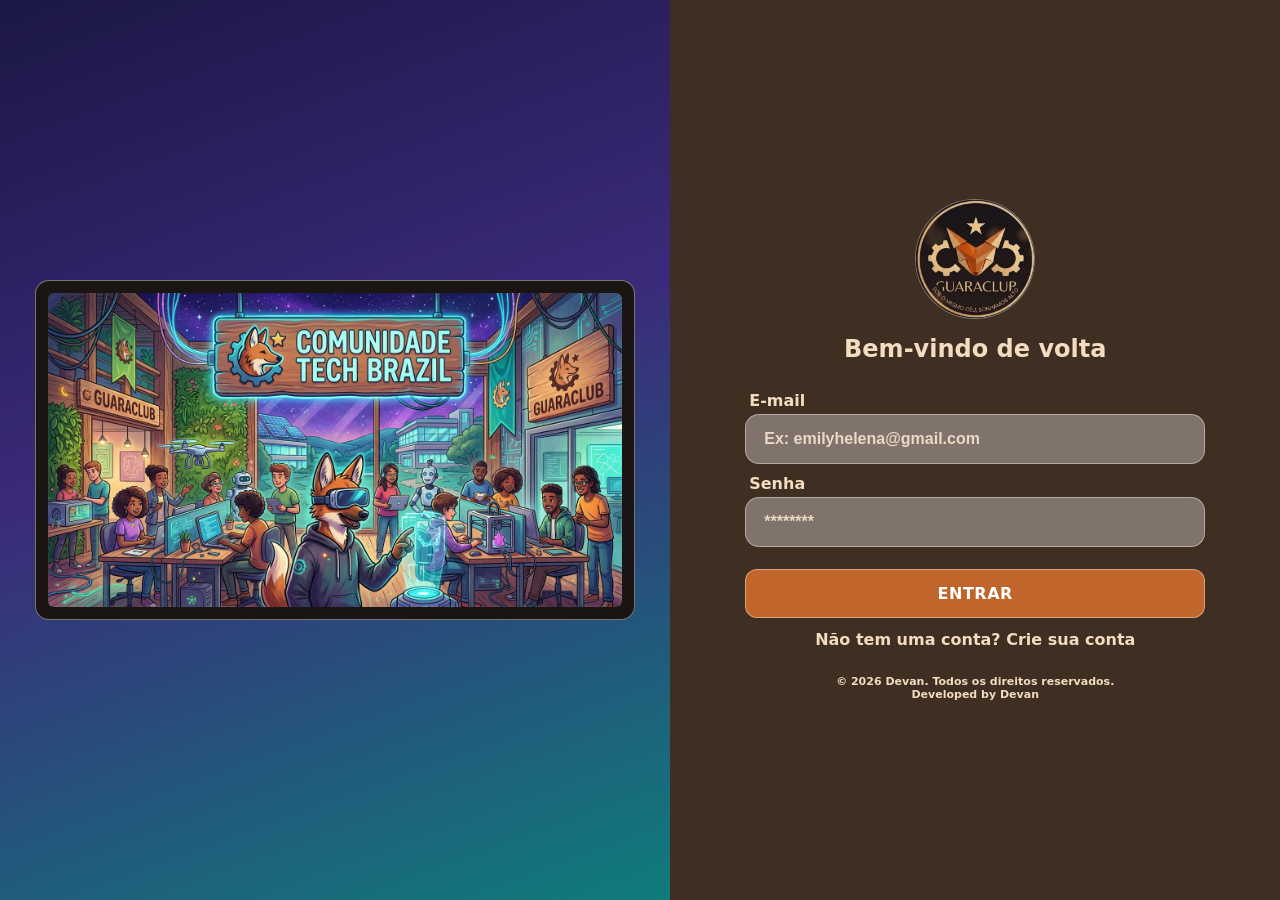
<file: index.html>
<!DOCTYPE html>
<html lang="pt-BR">
<head>
  <meta charset="utf-8">
  <meta name="viewport" content="width=device-width, initial-scale=1, viewport-fit=cover">
  <title>GuaraClub – Login</title>
  <link rel="icon" type="image/png" href="images/logo_guararedondo-circular.png">
  <link rel="stylesheet" href="styles/style.css">
</head>
<body>
  <div class="login">
    <div class="hero">
      <div class="sign">
        <img src="images/logo_guara.jpg" alt="GuaraClub — comunidade Tech Brazil">
      </div>
    </div>
    <div class="panel">
      <div class="logo">
        <img src="images/logo_guararedondo.jpeg" alt="Logo GuaraClub">
      </div>
      <h2>Bem-vindo de volta</h2>
      <form action="pages/home.html">
        <label for="email">E-mail</label>
        <input class="f" id="email" type="email" autocomplete="email" placeholder="Ex: emilyhelena@gmail.com" required>
        <label for="password">Senha</label>
        <input class="f" id="password" type="password" autocomplete="current-password" placeholder="********" required>
        <button type="submit" class="go">ENTRAR</button>
      </form>
      <a class="alt" href="pages/cadastro.html">Não tem uma conta? Crie sua conta</a>
      <div class="cp">
        © 2026 Devan. Todos os direitos reservados.<br>Developed by Devan
      </div>
    </div>
  </div>
</body>
</html>
</file>
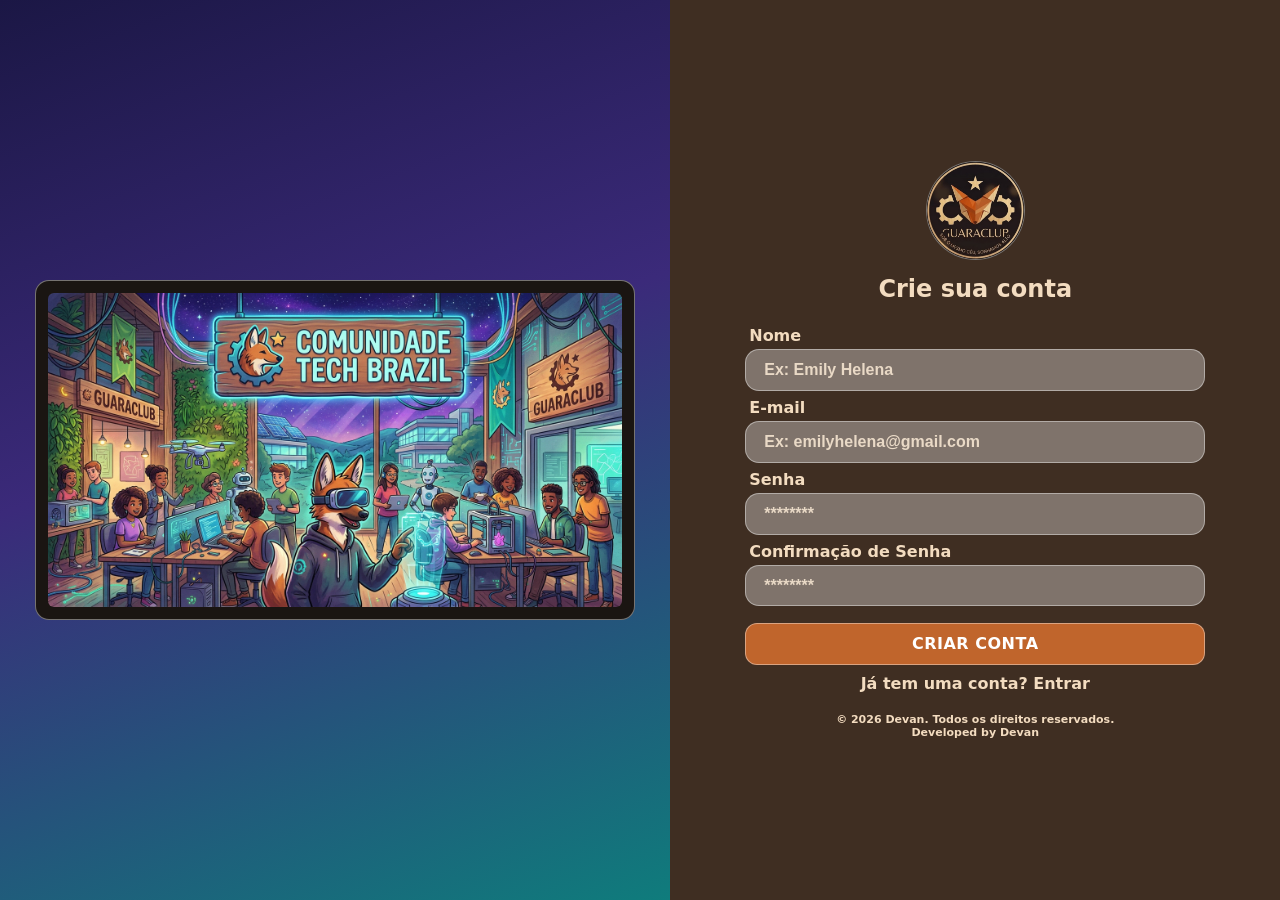
<file: pages/cadastro.html>
<!DOCTYPE html>
<html lang="pt-BR">
<head>
  <meta charset="utf-8">
  <meta name="viewport" content="width=device-width, initial-scale=1, viewport-fit=cover">
  <title>GuaraClub – Cadastro</title>
  <link rel="icon" type="image/png" href="../images/logo_guararedondo-circular.png">
  <link rel="stylesheet" href="../styles/style.css">
</head>
<body class="signup-page">
  <div class="login">
    <div class="hero">
      <div class="sign">
        <img src="../images/logo_guara.jpg" alt="GuaraClub — comunidade Tech Brazil">
      </div>
    </div>
    <div class="panel">
      <div class="logo">
        <img src="../images/logo_guararedondo.jpeg" alt="Logo GuaraClub">
      </div>
      <h2>Crie sua conta</h2>
      <form action="home.html">
        <label>Nome</label>
        <input class="f" placeholder="Ex: Emily Helena" required>
        <label>E-mail</label>
        <input class="f" type="email" placeholder="Ex: emilyhelena@gmail.com" required>
        <label>Senha</label>
        <input class="f" type="password" placeholder="********" required>
        <label>Confirmação de Senha</label>
        <input class="f" type="password" placeholder="********" required>
        <button type="submit" class="go">CRIAR CONTA</button>
      </form>
      <a class="alt" href="../index.html">Já tem uma conta? Entrar</a>
      <div class="cp">
        © 2026 Devan. Todos os direitos reservados.<br>Developed by Devan
      </div>
    </div>
  </div>
</body>
</html>
</file>
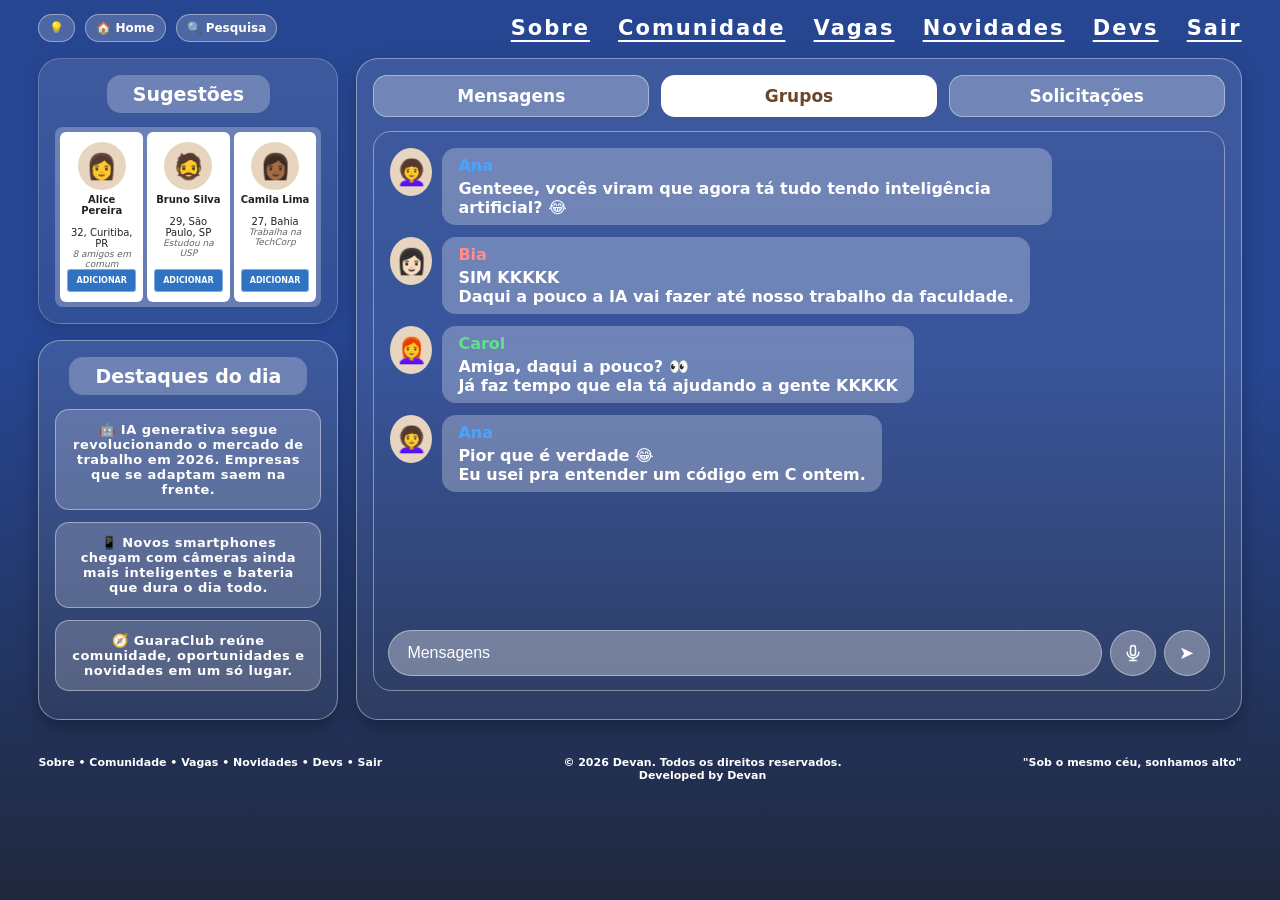
<file: pages/chat.html>
<!DOCTYPE html>
<html lang="pt-BR">
<head>
  <meta charset="utf-8">
  <meta name="viewport" content="width=device-width, initial-scale=1, viewport-fit=cover">
  <title>GuaraClub – Chat</title>
  <link rel="icon" type="image/png" href="../images/logo_guararedondo-circular.png">
  <link rel="stylesheet" href="../styles/style.css">
</head>
<body class="chat-page">
  <div class="app">
    <div class="top">
      <button class="pill" id="themeBtn">💡</button>
      <a class="pill" href="home.html">🏠 Home</a>
      <button class="pill" type="button" data-search-open>🔍 Pesquisa</button>
      <button class="pill menu-toggle" type="button" aria-expanded="false" aria-controls="main-nav" aria-label="Abrir menu">
        <span></span><span></span><span></span>
      </button>
      <nav class="nav" id="main-nav">
        <a href="sobre.html">Sobre</a>
        <a href="comunidade.html">Comunidade</a>
        <a href="vagas.html">Vagas</a>
        <a href="novidades.html">Novidades</a>
        <a href="devs.html">Devs</a>
        <a href="../index.html">Sair</a>
      </nav>
    </div>

    <div class="cols">
      <div>
        <div class="box">
          <span class="ttl">Sugestões</span>
          <div class="sug">
            <div class="pc"><div class="av">👩</div><b>Alice Pereira</b><br>32, Curitiba, PR<em>8 amigos em comum</em><button onclick="this.textContent='ENVIADO ✓';this.className='ok'">ADICIONAR</button></div>
            <div class="pc"><div class="av">🧔</div><b>Bruno Silva</b><br>29, São Paulo, SP<em>Estudou na USP</em><button onclick="this.textContent='ENVIADO ✓';this.className='ok'">ADICIONAR</button></div>
            <div class="pc"><div class="av">👩🏾</div><b>Camila Lima</b><br>27, Bahia<em>Trabalha na TechCorp</em><button onclick="this.textContent='ENVIADO ✓';this.className='ok'">ADICIONAR</button></div>
          </div>
        </div>
        <div class="box side">
          <span class="ttl">Destaques do dia</span>
          <div class="hl">🤖 IA generativa segue revolucionando o mercado de trabalho em 2026. Empresas que se adaptam saem na frente.</div>
          <div class="hl">📱 Novos smartphones chegam com câmeras ainda mais inteligentes e bateria que dura o dia todo.</div>
          <div class="hl">🧭 GuaraClub reúne comunidade, oportunidades e novidades em um só lugar.</div>
        </div>
      </div>

      <div>
        <div class="box">
          <div class="tabs">
            <button type="button" data-chat-tab="messages">Mensagens</button>
            <button type="button" class="on" data-chat-tab="groups">Grupos</button>
            <button type="button" data-chat-tab="requests">Solicitações</button>
          </div>
          <div class="inner chat-panel">
            <div class="conversation-list" id="conversationList" hidden aria-label="Conversas"></div>
            <div class="request-panel" id="requestPanel" hidden aria-label="Solicitações">
              <section class="request-section">
                <h3>Solicitações de mensagem <span>4</span></h3>
                <div id="messageRequests"></div>
              </section>
              <section class="request-section">
                <h3>Solicitações de amizade <span>3</span></h3>
                <div id="friendRequests"></div>
              </section>
            </div>
            <div id="messageThread">
              <div class="thread-header" id="threadHeader" hidden>
                <button class="thread-back" id="backToConversations" type="button" aria-label="Voltar para conversas">
                  <svg class="back-icon" viewBox="0 0 24 24" aria-hidden="true" focusable="false">
                    <path d="M19 12H5m0 0 6 6m-6-6 6-6"></path>
                  </svg>
                </button>
                <b id="threadName"></b>
              </div>
            <div class="chat" id="chatArea">
              <div class="m">
                <div class="av">👩‍🦱</div>
                <div class="bub"><b style="color:#4aa3ff">Ana</b>Genteee, vocês viram que agora tá tudo tendo inteligência artificial? 😂</div>
              </div>
              <div class="m">
                <div class="av">👩🏻</div>
                <div class="bub"><b style="color:#ff8d8d">Bia</b>SIM KKKKK<br>Daqui a pouco a IA vai fazer até nosso trabalho da faculdade.</div>
              </div>
              <div class="m">
                <div class="av">👩‍🦰</div>
                <div class="bub"><b style="color:#5fe08a">Carol</b>Amiga, daqui a pouco? 👀<br>Já faz tempo que ela tá ajudando a gente KKKKK</div>
              </div>
              <div class="m">
                <div class="av">👩‍🦱</div>
                <div class="bub"><b style="color:#4aa3ff">Ana</b>Pior que é verdade 😂<br>Eu usei pra entender um código em C ontem.</div>
              </div>
              <div id="mine"></div>
            </div>
            <div class="in">
              <input id="mi" placeholder="Mensagens">
              <button type="button" aria-label="Gravar áudio">
                <svg class="mic-icon" viewBox="0 0 24 24" aria-hidden="true" focusable="false">
                  <rect x="9" y="3" width="6" height="12" rx="3"></rect>
                  <path d="M5 11a7 7 0 0 0 14 0M12 18v3m-4 0h8"></path>
                </svg>
              </button>
              <button type="button" id="sendBtn">➤</button>
            </div>
            </div>
          </div>
        </div>
      </div>
    </div>

    <footer class="foot">
      <span>Sobre • Comunidade • Vagas • Novidades • Devs • Sair</span>
      <span>© 2026 Devan. Todos os direitos reservados.<br>Developed by Devan</span>
      <span>"Sob o mesmo céu, sonhamos alto"</span>
    </footer>
  </div>

  <script src="../js/script.js"></script>
</body>
</html>
</file>
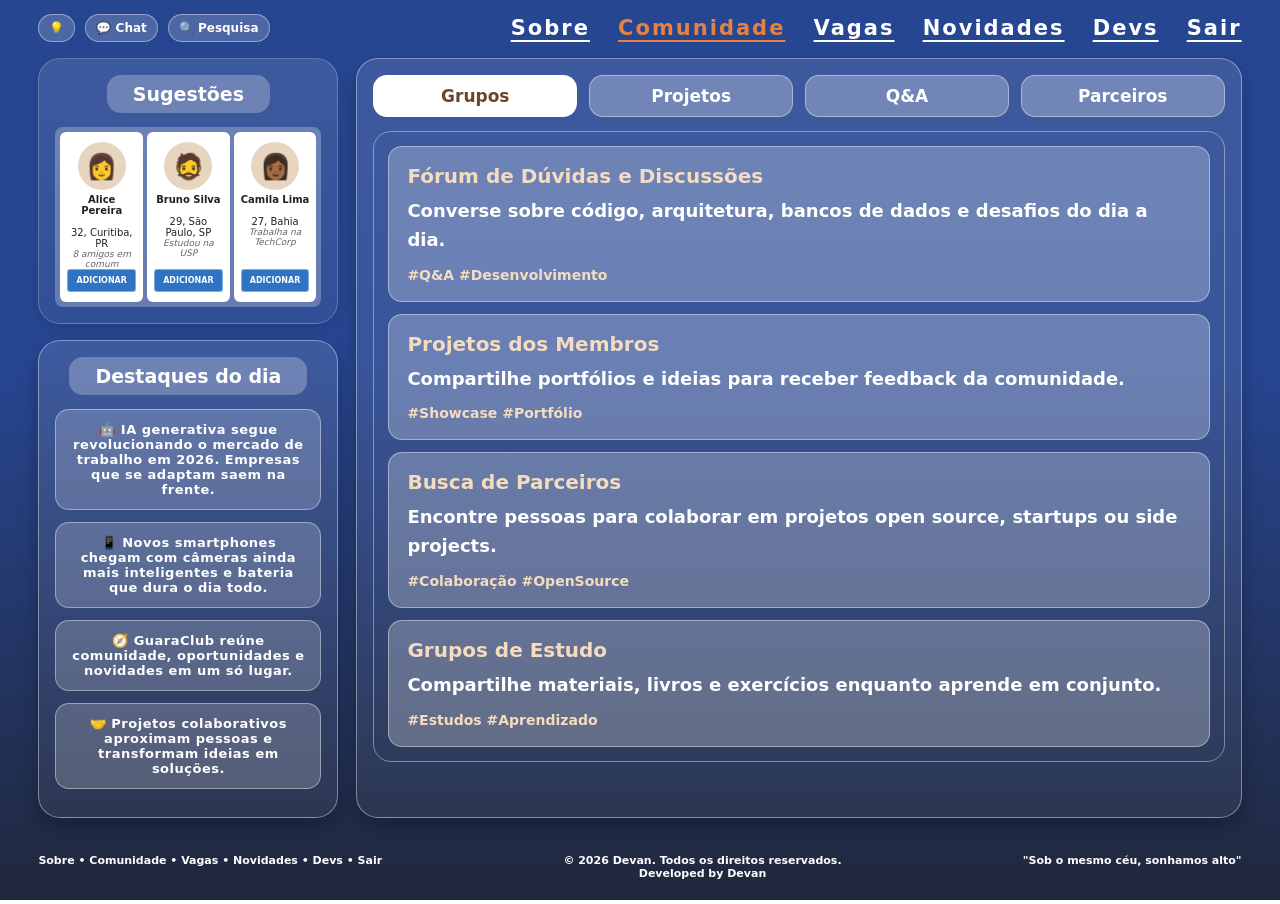
<file: pages/comunidade.html>
<!DOCTYPE html>
<html lang="pt-BR">
<head>
  <meta charset="utf-8">
  <meta name="viewport" content="width=device-width, initial-scale=1, viewport-fit=cover">
  <title>GuaraClub – Comunidade</title>
  <link rel="icon" type="image/png" href="../images/logo_guararedondo-circular.png">
  <link rel="stylesheet" href="../styles/style.css">
</head>
<body class="community-page">
  <div class="app">
    <div class="top">
      <button class="pill" id="themeBtn">💡</button>
      <a class="pill" href="chat.html">💬 Chat</a>
      <button class="pill" type="button" data-search-open>🔍 Pesquisa</button>
      <button class="pill menu-toggle" type="button" aria-expanded="false" aria-controls="main-nav" aria-label="Abrir menu">
        <span></span><span></span><span></span>
      </button>
      <nav class="nav" id="main-nav">
        <a href="sobre.html">Sobre</a>
        <a href="comunidade.html" class="on">Comunidade</a>
        <a href="vagas.html">Vagas</a>
        <a href="novidades.html">Novidades</a>
        <a href="devs.html">Devs</a>
        <a href="../index.html">Sair</a>
      </nav>
    </div>

    <div class="cols">
      <div>
        <div class="box">
          <span class="ttl">Sugestões</span>
          <div class="sug">
            <div class="pc"><div class="av">👩</div><b>Alice Pereira</b><br>32, Curitiba, PR<em>8 amigos em comum</em><button onclick="this.textContent='ENVIADO ✓';this.className='ok'">ADICIONAR</button></div>
            <div class="pc"><div class="av">🧔</div><b>Bruno Silva</b><br>29, São Paulo, SP<em>Estudou na USP</em><button onclick="this.textContent='ENVIADO ✓';this.className='ok'">ADICIONAR</button></div>
            <div class="pc"><div class="av">👩🏾</div><b>Camila Lima</b><br>27, Bahia<em>Trabalha na TechCorp</em><button onclick="this.textContent='ENVIADO ✓';this.className='ok'">ADICIONAR</button></div>
          </div>
        </div>
        <div class="box side">
          <span class="ttl">Destaques do dia</span>
          <div class="hl">🤖 IA generativa segue revolucionando o mercado de trabalho em 2026. Empresas que se adaptam saem na frente.</div>
          <div class="hl">📱 Novos smartphones chegam com câmeras ainda mais inteligentes e bateria que dura o dia todo.</div>
          <div class="hl">🧭 GuaraClub reúne comunidade, oportunidades e novidades em um só lugar.</div>
          <div class="hl">🤝 Projetos colaborativos aproximam pessoas e transformam ideias em soluções.</div>
        </div>
      </div>

      <div>
        <div class="box">
          <div class="tabs">
            <button type="button" class="on" data-community-tab="groups" aria-selected="true">Grupos</button>
            <button type="button" data-community-tab="projects" aria-selected="false">Projetos</button>
            <button type="button" data-community-tab="qa" aria-selected="false">Q&amp;A</button>
            <button type="button" data-community-tab="partners" aria-selected="false">Parceiros</button>
          </div>
          <div class="inner community-content">
            <section class="community-panel" data-community-panel="groups" aria-label="Grupos">
              <article class="post w community-card">
                <b>Fórum de Dúvidas e Discussões</b>
                <p>Converse sobre código, arquitetura, bancos de dados e desafios do dia a dia.</p>
                <span class="community-tag">#Q&amp;A #Desenvolvimento</span>
              </article>
              <article class="post w community-card">
                <b>Projetos dos Membros</b>
                <p>Compartilhe portfólios e ideias para receber feedback da comunidade.</p>
                <span class="community-tag">#Showcase #Portfólio</span>
              </article>
              <article class="post w community-card">
                <b>Busca de Parceiros</b>
                <p>Encontre pessoas para colaborar em projetos open source, startups ou side projects.</p>
                <span class="community-tag">#Colaboração #OpenSource</span>
              </article>
              <article class="post w community-card">
                <b>Grupos de Estudo</b>
                <p>Compartilhe materiais, livros e exercícios enquanto aprende em conjunto.</p>
                <span class="community-tag">#Estudos #Aprendizado</span>
              </article>
            </section>
            <section class="community-panel" data-community-panel="projects" aria-label="Projetos" hidden>
              <article class="post w community-card">
                <b>GuaraTask</b>
                <p>Aplicação web para organizar tarefas e acompanhar a rotina de estudos.</p>
                <span class="community-tag">React · Organização</span>
              </article>
              <article class="post w community-card">
                <b>EcoRota</b>
                <p>Mapa colaborativo que reúne pontos de coleta seletiva por região.</p>
                <span class="community-tag">Mapas · Sustentabilidade</span>
              </article>
              <article class="post w community-card">
                <b>DevMatch</b>
                <p>Plataforma para encontrar colaboradores com interesses e habilidades em comum.</p>
                <span class="community-tag">Comunidade · JavaScript</span>
              </article>
              <article class="post w community-card">
                <b>Finanças em Dia</b>
                <p>Painel simples para registrar despesas e visualizar o orçamento mensal.</p>
                <span class="community-tag">Python · Dados</span>
              </article>
            </section>
            <section class="community-panel" data-community-panel="qa" aria-label="Perguntas e respostas" hidden>
              <article class="post w community-card">
                <b>Como organizar componentes em um projeto React?</b>
                <p>Estou começando uma aplicação maior. Como vocês separam componentes, páginas e estilos?</p>
                <span class="community-tag">React · 8 respostas</span>
              </article>
              <article class="post w community-card">
                <b>Quando devo usar índices no banco de dados?</b>
                <p>Quais consultas se beneficiam de índices e que impacto eles têm nas gravações?</p>
                <span class="community-tag">Banco de dados · 5 respostas</span>
              </article>
              <article class="post w community-card">
                <b>Qual a melhor forma de tratar erros em uma API?</b>
                <p>Quero padronizar as respostas de erro sem esconder detalhes importantes para depuração.</p>
                <span class="community-tag">Back-end · 12 respostas</span>
              </article>
              <article class="post w community-card">
                <b>Como montar meu primeiro portfólio?</b>
                <p>Quais projetos e informações são mais úteis para apresentar em uma vaga de estágio?</p>
                <span class="community-tag">Carreira · 6 respostas</span>
              </article>
            </section>
            <section class="community-panel" data-community-panel="partners" aria-label="Parceiros de projeto" hidden>
              <article class="post w community-card">
                <b>Aplicativo de hábitos de estudo</b>
                <p>Busca uma pessoa de front-end para criar uma interface acessível para estudantes.</p>
                <span class="community-tag">React · Front-end</span>
              </article>
              <article class="post w community-card">
                <b>Projeto open source de acessibilidade</b>
                <p>Convite para colaborar em melhorias de acessibilidade em sites e ferramentas.</p>
                <span class="community-tag">Open source · Acessibilidade</span>
              </article>
              <article class="post w community-card">
                <b>Dashboard de dados públicos</b>
                <p>Procura parceiro(a) para transformar conjuntos de dados públicos em visualizações.</p>
                <span class="community-tag">Python · Visualização de dados</span>
              </article>
              <article class="post w community-card">
                <b>Jogo educativo para navegador</b>
                <p>Grupo está iniciando um jogo web para ensinar lógica de programação de forma interativa.</p>
                <span class="community-tag">JavaScript · Jogos</span>
              </article>
            </section>
          </div>
        </div>
      </div>
    </div>

    <footer class="foot">
      <span>Sobre • Comunidade • Vagas • Novidades • Devs • Sair</span>
      <span>© 2026 Devan. Todos os direitos reservados.<br>Developed by Devan</span>
      <span>"Sob o mesmo céu, sonhamos alto"</span>
    </footer>
  </div>

  <script src="../js/script.js"></script>
</body>
</html>
</file>
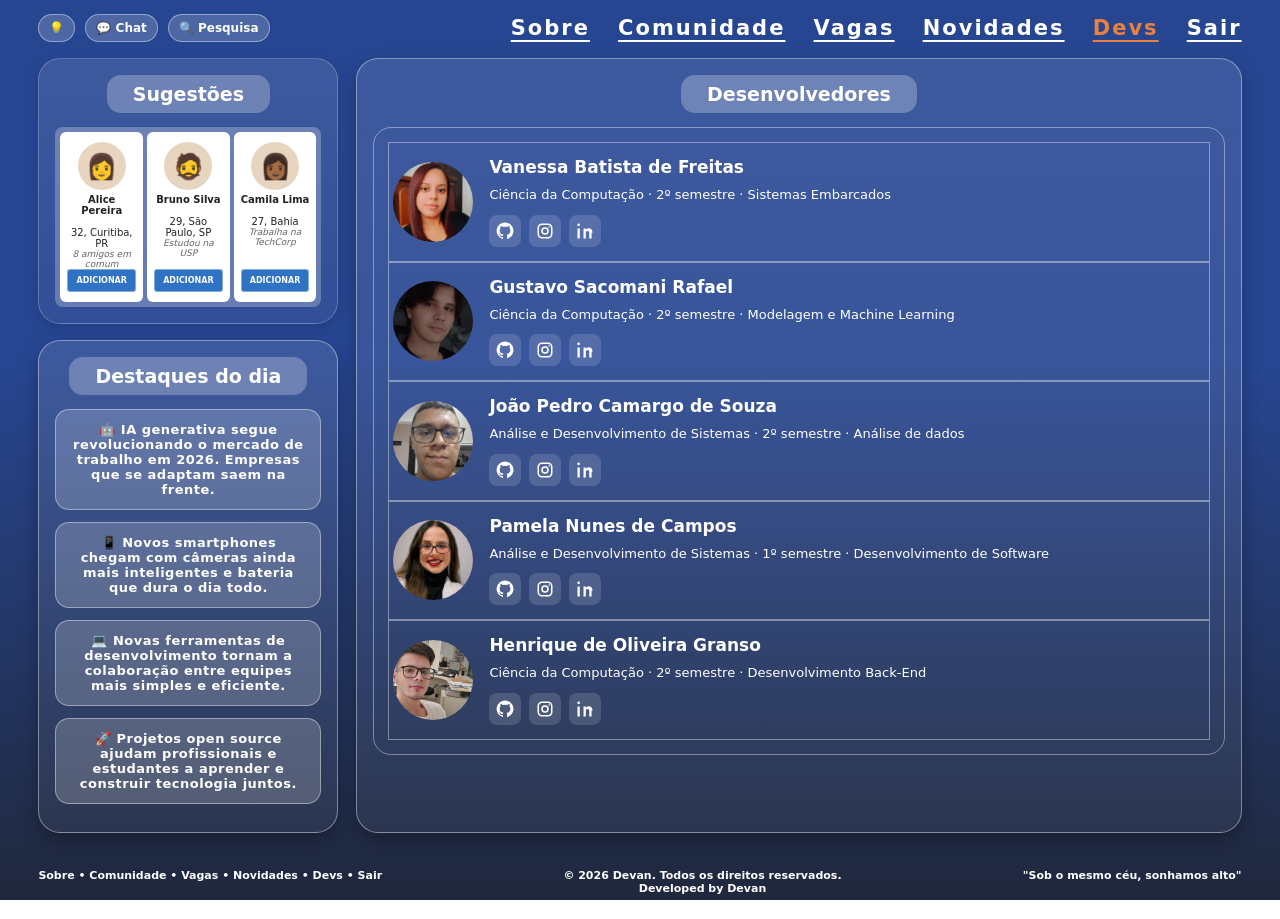
<file: pages/devs.html>
<!DOCTYPE html>
<html lang="pt-BR">
<head>
  <meta charset="utf-8">
  <meta name="viewport" content="width=device-width, initial-scale=1, viewport-fit=cover">
  <title>GuaraClub – Desenvolvedores</title>
  <link rel="icon" type="image/png" href="../images/logo_guararedondo-circular.png">
  <link rel="stylesheet" href="../styles/style.css">
</head>
<body>
  <div class="app">
    <div class="top">
      <button class="pill" id="themeBtn">💡</button>
      <a class="pill" href="chat.html">💬 Chat</a>
      <button class="pill" type="button" data-search-open>🔍 Pesquisa</button>
      <button class="pill menu-toggle" type="button" aria-expanded="false" aria-controls="main-nav" aria-label="Abrir menu">
        <span></span><span></span><span></span>
      </button>
      <nav class="nav" id="main-nav">
        <a href="sobre.html">Sobre</a>
        <a href="comunidade.html">Comunidade</a>
        <a href="vagas.html">Vagas</a>
        <a href="novidades.html">Novidades</a>
        <a href="devs.html" class="on">Devs</a>
        <a href="../index.html">Sair</a>
      </nav>
    </div>

    <div class="cols">
      <div>
        <div class="box">
          <span class="ttl">Sugestões</span>
          <div class="sug">
            <div class="pc"><div class="av">👩</div><b>Alice Pereira</b><br>32, Curitiba, PR<em>8 amigos em comum</em><button onclick="this.textContent='ENVIADO ✓';this.className='ok'">ADICIONAR</button></div>
            <div class="pc"><div class="av">🧔</div><b>Bruno Silva</b><br>29, São Paulo, SP<em>Estudou na USP</em><button onclick="this.textContent='ENVIADO ✓';this.className='ok'">ADICIONAR</button></div>
            <div class="pc"><div class="av">👩🏾</div><b>Camila Lima</b><br>27, Bahia<em>Trabalha na TechCorp</em><button onclick="this.textContent='ENVIADO ✓';this.className='ok'">ADICIONAR</button></div>
          </div>
        </div>
        <div class="box side">
          <span class="ttl">Destaques do dia</span>
          <div class="hl">🤖 IA generativa segue revolucionando o mercado de trabalho em 2026. Empresas que se adaptam saem na frente.</div>
          <div class="hl">📱 Novos smartphones chegam com câmeras ainda mais inteligentes e bateria que dura o dia todo.</div>
          <div class="hl">💻 Novas ferramentas de desenvolvimento tornam a colaboração entre equipes mais simples e eficiente.</div>
          <div class="hl">🚀 Projetos open source ajudam profissionais e estudantes a aprender e construir tecnologia juntos.</div>
        </div>
      </div>

      <div>
        <div class="box">
          <span class="ttl">Desenvolvedores</span>
          <div class="inner">
            <div class="dev-profile">
              <img class="dev-photo" src="../images/dev-vanessa.jpeg" alt="Foto de Vanessa Batista de Freitas">
              <div class="dev-info">
                <h3>Vanessa Batista de Freitas</h3>
                <p>Ciência da Computação · 2º semestre · Sistemas Embarcados</p>
                <div class="dev-links">
                  <a href="https://github.com/devanbatista35-cpu" target="_blank" rel="noopener noreferrer" aria-label="GitHub de Vanessa Batista de Freitas">
                    <svg viewBox="0 0 24 24" aria-hidden="true"><path d="M12 .8a11.2 11.2 0 0 0-3.54 21.83c.56.1.76-.24.76-.54v-2.1c-3.1.67-3.76-1.32-3.76-1.32-.5-1.28-1.24-1.62-1.24-1.62-1.01-.69.08-.68.08-.68 1.12.08 1.71 1.15 1.71 1.15 1 1.71 2.62 1.22 3.26.93.1-.72.39-1.22.71-1.5-2.48-.28-5.09-1.24-5.09-5.52 0-1.22.44-2.22 1.15-3-.12-.28-.5-1.42.11-2.96 0 0 .94-.3 3.08 1.15a10.7 10.7 0 0 1 5.6 0c2.14-1.45 3.08-1.15 3.08-1.15.61 1.54.23 2.68.11 2.96.72.78 1.15 1.78 1.15 3 0 4.29-2.62 5.23-5.11 5.51.4.35.76 1.03.76 2.08v3.08c0 .3.2.65.77.54A11.2 11.2 0 0 0 12 .8Z"></path></svg>
                  </a>
                  <a href="https://www.instagram.com/devanfa35/" target="_blank" rel="noopener noreferrer" aria-label="Instagram de Vanessa Batista de Freitas">
                    <svg viewBox="0 0 24 24" aria-hidden="true"><rect x="3" y="3" width="18" height="18" rx="5"></rect><circle cx="12" cy="12" r="4"></circle><circle class="icon-dot" cx="17.5" cy="6.8" r="1"></circle></svg>
                  </a>
                  <a href="https://www.linkedin.com/in/vanessa-batista-de-freitas-59b1b242b/" target="_blank" rel="noopener noreferrer" aria-label="LinkedIn de Vanessa Batista de Freitas">
                    <svg viewBox="0 0 24 24" aria-hidden="true"><path d="M5 8.5H2V22h3V8.5ZM3.5 2a1.75 1.75 0 1 0 0 3.5 1.75 1.75 0 0 0 0-3.5ZM22 14.25c0-4.05-2.16-5.94-5.04-5.94a4.35 4.35 0 0 0-3.92 2.16V8.5h-3V22h3v-6.69c0-1.76.33-3.47 2.52-3.47 2.16 0 2.19 2.02 2.19 3.58V22h3v-7.75Z"></path></svg>
                  </a>
                </div>
              </div>
            </div>
            <div class="dev-profile">
              <img class="dev-photo" src="../images/dev-gustavo.jpeg" alt="Foto de Gustavo Sacomani Rafael">
              <div class="dev-info">
                <h3>Gustavo Sacomani Rafael</h3>
                <p>Ciência da Computação · 2º semestre · Modelagem e Machine Learning</p>
                <div class="dev-links">
                  <a href="https://github.com/GsacomaniR" target="_blank" rel="noopener noreferrer" aria-label="GitHub de Gustavo Sacomani Rafael">
                    <svg viewBox="0 0 24 24" aria-hidden="true"><path d="M12 .8a11.2 11.2 0 0 0-3.54 21.83c.56.1.76-.24.76-.54v-2.1c-3.1.67-3.76-1.32-3.76-1.32-.5-1.28-1.24-1.62-1.24-1.62-1.01-.69.08-.68.08-.68 1.12.08 1.71 1.15 1.71 1.15 1 1.71 2.62 1.22 3.26.93.1-.72.39-1.22.71-1.5-2.48-.28-5.09-1.24-5.09-5.52 0-1.22.44-2.22 1.15-3-.12-.28-.5-1.42.11-2.96 0 0 .94-.3 3.08 1.15a10.7 10.7 0 0 1 5.6 0c2.14-1.45 3.08-1.15 3.08-1.15.61 1.54.23 2.68.11 2.96.72.78 1.15 1.78 1.15 3 0 4.29-2.62 5.23-5.11 5.51.4.35.76 1.03.76 2.08v3.08c0 .3.2.65.77.54A11.2 11.2 0 0 0 12 .8Z"></path></svg>
                  </a>
                  <a href="https://www.instagram.com/gustavo_sacomani_rafael/" target="_blank" rel="noopener noreferrer" aria-label="Instagram de Gustavo Sacomani Rafael">
                    <svg viewBox="0 0 24 24" aria-hidden="true"><rect x="3" y="3" width="18" height="18" rx="5"></rect><circle cx="12" cy="12" r="4"></circle><circle class="icon-dot" cx="17.5" cy="6.8" r="1"></circle></svg>
                  </a>
                  <a href="https://www.linkedin.com/in/gustavo-sacomani-rafael-6941823b8/" target="_blank" rel="noopener noreferrer" aria-label="LinkedIn de Gustavo Sacomani Rafael">
                    <svg viewBox="0 0 24 24" aria-hidden="true"><path d="M5 8.5H2V22h3V8.5ZM3.5 2a1.75 1.75 0 1 0 0 3.5 1.75 1.75 0 0 0 0-3.5ZM22 14.25c0-4.05-2.16-5.94-5.04-5.94a4.35 4.35 0 0 0-3.92 2.16V8.5h-3V22h3v-6.69c0-1.76.33-3.47 2.52-3.47 2.16 0 2.19 2.02 2.19 3.58V22h3v-7.75Z"></path></svg>
                  </a>
                </div>
              </div>
            </div>
            <div class="dev-profile">
              <img class="dev-photo" src="../images/dev-joao.jpeg" alt="Foto de João Pedro Camargo de Souza">
              <div class="dev-info">
                <h3>João Pedro Camargo de Souza</h3>
                <p>Análise e Desenvolvimento de Sistemas · 2º semestre · Análise de dados</p>
                <div class="dev-links">
                  <a href="https://github.com/jpcs120308-cpu" target="_blank" rel="noopener noreferrer" aria-label="GitHub de João Pedro Camargo de Souza">
                    <svg viewBox="0 0 24 24" aria-hidden="true"><path d="M12 .8a11.2 11.2 0 0 0-3.54 21.83c.56.1.76-.24.76-.54v-2.1c-3.1.67-3.76-1.32-3.76-1.32-.5-1.28-1.24-1.62-1.24-1.62-1.01-.69.08-.68.08-.68 1.12.08 1.71 1.15 1.71 1.15 1 1.71 2.62 1.22 3.26.93.1-.72.39-1.22.71-1.5-2.48-.28-5.09-1.24-5.09-5.52 0-1.22.44-2.22 1.15-3-.12-.28-.5-1.42.11-2.96 0 0 .94-.3 3.08 1.15a10.7 10.7 0 0 1 5.6 0c2.14-1.45 3.08-1.15 3.08-1.15.61 1.54.23 2.68.11 2.96.72.78 1.15 1.78 1.15 3 0 4.29-2.62 5.23-5.11 5.51.4.35.76 1.03.76 2.08v3.08c0 .3.2.65.77.54A11.2 11.2 0 0 0 12 .8Z"></path></svg>
                  </a>
                  <a href="https://www.instagram.com/fallenchan123?obrf=Zjd5djRiZ3F6cTJl" target="_blank" rel="noopener noreferrer" aria-label="Instagram de João Pedro Camargo de Souza">
                    <svg viewBox="0 0 24 24" aria-hidden="true"><rect x="3" y="3" width="18" height="18" rx="5"></rect><circle cx="12" cy="12" r="4"></circle><circle class="icon-dot" cx="17.5" cy="6.8" r="1"></circle></svg>
                  </a>
                  <a href="https://www.linkedin.com/in/jo%C3%A3o-pedro-camargo-de-souza-a331133b9/" target="_blank" rel="noopener noreferrer" aria-label="LinkedIn de João Pedro Camargo de Souza">
                    <svg viewBox="0 0 24 24" aria-hidden="true"><path d="M5 8.5H2V22h3V8.5ZM3.5 2a1.75 1.75 0 1 0 0 3.5 1.75 1.75 0 0 0 0-3.5ZM22 14.25c0-4.05-2.16-5.94-5.04-5.94a4.35 4.35 0 0 0-3.92 2.16V8.5h-3V22h3v-6.69c0-1.76.33-3.47 2.52-3.47 2.16 0 2.19 2.02 2.19 3.58V22h3v-7.75Z"></path></svg>
                  </a>
                </div>
              </div>
            </div>
            <div class="dev-profile">
              <img class="dev-photo" src="../images/dev-pamela.jpeg" alt="Foto de Pamela Nunes de Campos">
              <div class="dev-info">
                <h3>Pamela Nunes de Campos</h3>
                <p>Análise e Desenvolvimento de Sistemas · 1º semestre · Desenvolvimento de Software</p>
                <div class="dev-links">
                  <a href="https://github.com/pamelanunescampos" target="_blank" rel="noopener noreferrer" aria-label="GitHub de Pamela Nunes de Campos">
                    <svg viewBox="0 0 24 24" aria-hidden="true"><path d="M12 .8a11.2 11.2 0 0 0-3.54 21.83c.56.1.76-.24.76-.54v-2.1c-3.1.67-3.76-1.32-3.76-1.32-.5-1.28-1.24-1.62-1.24-1.62-1.01-.69.08-.68.08-.68 1.12.08 1.71 1.15 1.71 1.15 1 1.71 2.62 1.22 3.26.93.1-.72.39-1.22.71-1.5-2.48-.28-5.09-1.24-5.09-5.52 0-1.22.44-2.22 1.15-3-.12-.28-.5-1.42.11-2.96 0 0 .94-.3 3.08 1.15a10.7 10.7 0 0 1 5.6 0c2.14-1.45 3.08-1.15 3.08-1.15.61 1.54.23 2.68.11 2.96.72.78 1.15 1.78 1.15 3 0 4.29-2.62 5.23-5.11 5.51.4.35.76 1.03.76 2.08v3.08c0 .3.2.65.77.54A11.2 11.2 0 0 0 12 .8Z"></path></svg>
                  </a>
                  <a href="https://www.instagram.com/pamela.nunescampos?exln=bWZiaXVodG50cWc%3D" target="_blank" rel="noopener noreferrer" aria-label="Instagram de Pamela Nunes de Campos">
                    <svg viewBox="0 0 24 24" aria-hidden="true"><rect x="3" y="3" width="18" height="18" rx="5"></rect><circle cx="12" cy="12" r="4"></circle><circle class="icon-dot" cx="17.5" cy="6.8" r="1"></circle></svg>
                  </a>
                  <a href="https://www.linkedin.com/in/pamela-nunes-de-campos-52141039a/" target="_blank" rel="noopener noreferrer" aria-label="LinkedIn de Pamela Nunes de Campos">
                    <svg viewBox="0 0 24 24" aria-hidden="true"><path d="M5 8.5H2V22h3V8.5ZM3.5 2a1.75 1.75 0 1 0 0 3.5 1.75 1.75 0 0 0 0-3.5ZM22 14.25c0-4.05-2.16-5.94-5.04-5.94a4.35 4.35 0 0 0-3.92 2.16V8.5h-3V22h3v-6.69c0-1.76.33-3.47 2.52-3.47 2.16 0 2.19 2.02 2.19 3.58V22h3v-7.75Z"></path></svg>
                  </a>
                </div>
              </div>
            </div>
            <div class="dev-profile">
              <img class="dev-photo" src="../images/dev-henrique.jpeg" alt="Foto de Henrique de Oliveira Granso">
              <div class="dev-info">
                <h3>Henrique de Oliveira Granso</h3>
                <p>Ciência da Computação · 2º semestre · Desenvolvimento Back-End</p>
                <div class="dev-links">
                  <a href="https://github.com/henriqueogranso" target="_blank" rel="noopener noreferrer" aria-label="GitHub de Henrique de Oliveira Granso">
                    <svg viewBox="0 0 24 24" aria-hidden="true"><path d="M12 .8a11.2 11.2 0 0 0-3.54 21.83c.56.1.76-.24.76-.54v-2.1c-3.1.67-3.76-1.32-3.76-1.32-.5-1.28-1.24-1.62-1.24-1.62-1.01-.69.08-.68.08-.68 1.12.08 1.71 1.15 1.71 1.15 1 1.71 2.62 1.22 3.26.93.1-.72.39-1.22.71-1.5-2.48-.28-5.09-1.24-5.09-5.52 0-1.22.44-2.22 1.15-3-.12-.28-.5-1.42.11-2.96 0 0 .94-.3 3.08 1.15a10.7 10.7 0 0 1 5.6 0c2.14-1.45 3.08-1.15 3.08-1.15.61 1.54.23 2.68.11 2.96.72.78 1.15 1.78 1.15 3 0 4.29-2.62 5.23-5.11 5.51.4.35.76 1.03.76 2.08v3.08c0 .3.2.65.77.54A11.2 11.2 0 0 0 12 .8Z"></path></svg>
                  </a>
                  <a href="https://www.instagram.com/henriqve_?vrfl=ZnJtNzI5ZG0wZzR6" target="_blank" rel="noopener noreferrer" aria-label="Instagram de Henrique de Oliveira Granso">
                    <svg viewBox="0 0 24 24" aria-hidden="true"><rect x="3" y="3" width="18" height="18" rx="5"></rect><circle cx="12" cy="12" r="4"></circle><circle class="icon-dot" cx="17.5" cy="6.8" r="1"></circle></svg>
                  </a>
                  <a href="https://www.linkedin.com/in/henrique-de-oliveira-granso-17aa51319/" target="_blank" rel="noopener noreferrer" aria-label="LinkedIn de Henrique de Oliveira Granso">
                    <svg viewBox="0 0 24 24" aria-hidden="true"><path d="M5 8.5H2V22h3V8.5ZM3.5 2a1.75 1.75 0 1 0 0 3.5 1.75 1.75 0 0 0 0-3.5ZM22 14.25c0-4.05-2.16-5.94-5.04-5.94a4.35 4.35 0 0 0-3.92 2.16V8.5h-3V22h3v-6.69c0-1.76.33-3.47 2.52-3.47 2.16 0 2.19 2.02 2.19 3.58V22h3v-7.75Z"></path></svg>
                  </a>
                </div>
              </div>
            </div>
          </div>
        </div>
      </div>
    </div>

    <footer class="foot">
      <span>Sobre • Comunidade • Vagas • Novidades • Devs • Sair</span>
      <span>© 2026 Devan. Todos os direitos reservados.<br>Developed by Devan</span>
      <span>"Sob o mesmo céu, sonhamos alto"</span>
    </footer>
  </div>

  <script src="../js/script.js"></script>
</body>
</html>
</file>
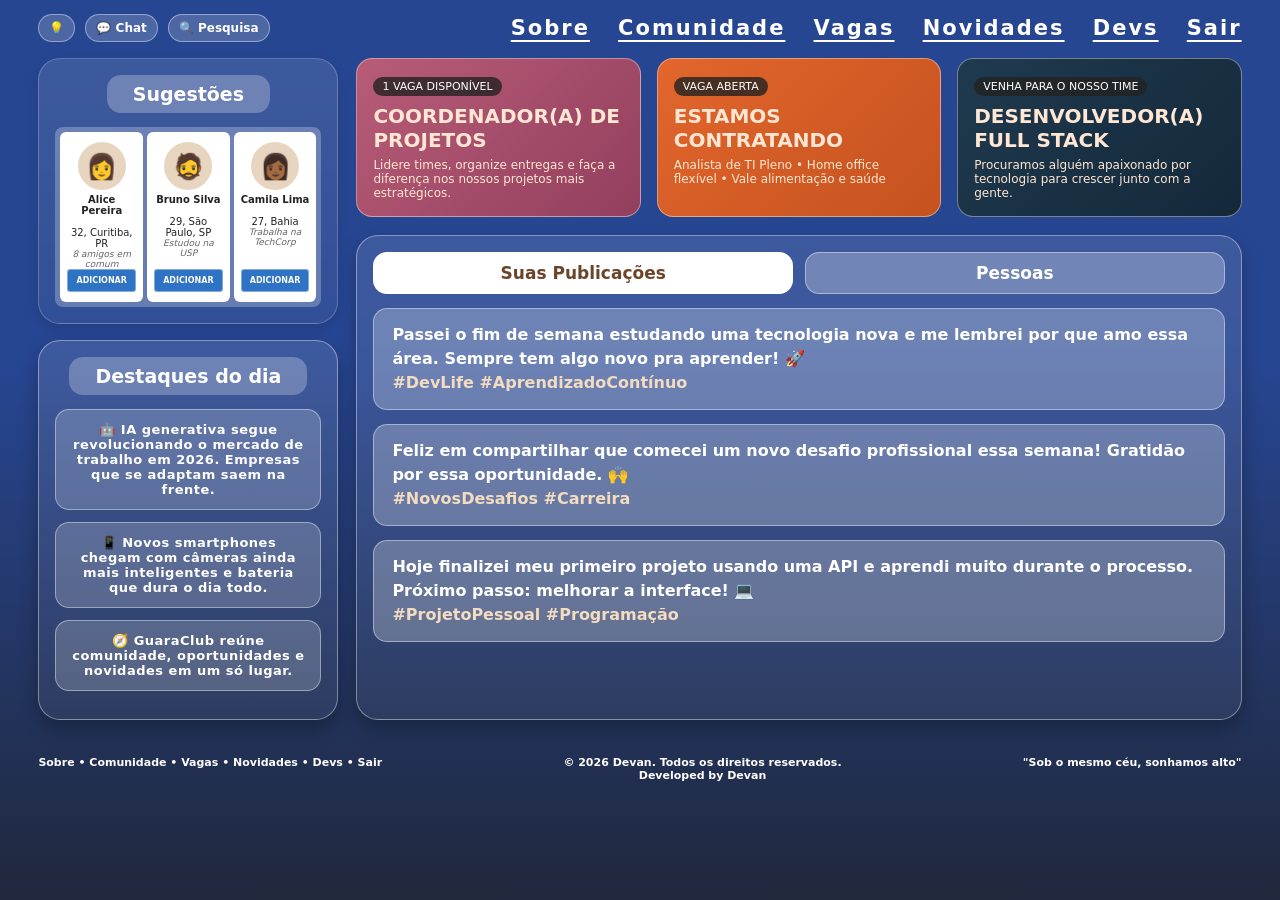
<file: pages/home.html>
<!DOCTYPE html>
<html lang="pt-BR">
<head>
  <meta charset="utf-8">
  <meta name="viewport" content="width=device-width, initial-scale=1, viewport-fit=cover">
  <title>GuaraClub – Home</title>
  <link rel="icon" type="image/png" href="../images/logo_guararedondo-circular.png">
  <link rel="stylesheet" href="../styles/style.css">
</head>
<body>
  <div class="app">
    <div class="top">
      <button class="pill" id="themeBtn">💡</button>
      <a class="pill" href="chat.html">💬 Chat</a>
      <button class="pill" type="button" data-search-open>🔍 Pesquisa</button>
      <button class="pill menu-toggle" type="button" aria-expanded="false" aria-controls="main-nav" aria-label="Abrir menu">
        <span></span><span></span><span></span>
      </button>
      <nav class="nav" id="main-nav">
        <a href="sobre.html">Sobre</a>
        <a href="comunidade.html">Comunidade</a>
        <a href="vagas.html">Vagas</a>
        <a href="novidades.html">Novidades</a>
        <a href="devs.html">Devs</a>
        <a href="../index.html">Sair</a>
      </nav>
    </div>

    <div class="cols">
      <div>
        <div class="box">
          <span class="ttl">Sugestões</span>
          <div class="sug">
            <div class="pc">
              <div class="av">👩</div>
              <b>Alice Pereira</b><br>32, Curitiba, PR<em>8 amigos em comum</em>
              <button onclick="this.textContent='ENVIADO ✓';this.className='ok'">ADICIONAR</button>
            </div>
            <div class="pc">
              <div class="av">🧔</div>
              <b>Bruno Silva</b><br>29, São Paulo, SP<em>Estudou na USP</em>
              <button onclick="this.textContent='ENVIADO ✓';this.className='ok'">ADICIONAR</button>
            </div>
            <div class="pc">
              <div class="av">👩🏾</div>
              <b>Camila Lima</b><br>27, Bahia<em>Trabalha na TechCorp</em>
              <button onclick="this.textContent='ENVIADO ✓';this.className='ok'">ADICIONAR</button>
            </div>
          </div>
        </div>

        <div class="box side">
          <span class="ttl">Destaques do dia</span>
          <div class="hl">🤖 IA generativa segue revolucionando o mercado de trabalho em 2026. Empresas que se adaptam saem na frente.</div>
          <div class="hl">📱 Novos smartphones chegam com câmeras ainda mais inteligentes e bateria que dura o dia todo.</div>
          <div class="hl">🧭 GuaraClub reúne comunidade, oportunidades e novidades em um só lugar.</div>
        </div>
      </div>

      <div>
        <div class="cards">
          <a class="vc wine" href="vagas.html">
            <i>1 VAGA DISPONÍVEL</i>
            <b>COORDENADOR(A) DE PROJETOS</b>
            <p>Lidere times, organize entregas e faça a diferença nos nossos projetos mais estratégicos.</p>
          </a>
          <a class="vc" href="vagas.html">
            <i>VAGA ABERTA</i>
            <b>ESTAMOS CONTRATANDO</b>
            <p>Analista de TI Pleno • Home office flexível • Vale alimentação e saúde</p>
          </a>
          <a class="vc d" href="vagas.html">
            <i>VENHA PARA O NOSSO TIME</i>
            <b>DESENVOLVEDOR(A) FULL STACK</b>
            <p>Procuramos alguém apaixonado por tecnologia para crescer junto com a gente.</p>
          </a>
        </div>

        <div class="box">
          <div class="tabs home-tabs">
            <button type="button" class="on" data-home-tab="publications" aria-selected="true">Suas Publicações</button>
            <button type="button" data-home-tab="people" aria-selected="false">Pessoas</button>
          </div>
          <div class="home-panel" data-home-panel="publications" aria-label="Suas publicações">
            <article class="post">
              Passei o fim de semana estudando uma tecnologia nova e me lembrei por que amo essa área. Sempre tem algo novo pra aprender! 🚀
              <div class="t">#DevLife #AprendizadoContínuo</div>
            </article>
            <article class="post w">
              Feliz em compartilhar que comecei um novo desafio profissional essa semana! Gratidão por essa oportunidade. 🙌
              <div class="t">#NovosDesafios #Carreira</div>
            </article>
            <article class="post">
              Hoje finalizei meu primeiro projeto usando uma API e aprendi muito durante o processo. Próximo passo: melhorar a interface! 💻
              <div class="t">#ProjetoPessoal #Programação</div>
            </article>
          </div>
          <div class="home-panel" data-home-panel="people" aria-label="Comentários de pessoas" hidden>
            <article class="post">
              <b>Ana Costa</b>
              <p>Adorei a iniciativa! Qual tecnologia você usou para começar?</p>
            </article>
            <article class="post w">
              <b>Bruno Silva</b>
              <p>Parabéns pela conquista! Compartilhe mais sobre esse projeto com a gente.</p>
            </article>
            <article class="post">
              <b>Camila Lima</b>
              <p>Também estou estudando esse assunto. Seu relato me motivou a continuar! 🙌</p>
            </article>
            <article class="post w">
              <b>Diego Santos</b>
              <p>Ficou muito legal! Se quiser, posso testar e te passar algumas sugestões. 🚀</p>
            </article>
          </div>
        </div>
      </div>
    </div>

    <footer class="foot">
      <span>Sobre • Comunidade • Vagas • Novidades • Devs • Sair</span>
      <span>© 2026 Devan. Todos os direitos reservados.<br>Developed by Devan</span>
      <span>"Sob o mesmo céu, sonhamos alto"</span>
    </footer>
  </div>

  <script src="../js/script.js"></script>
</body>
</html>
</file>
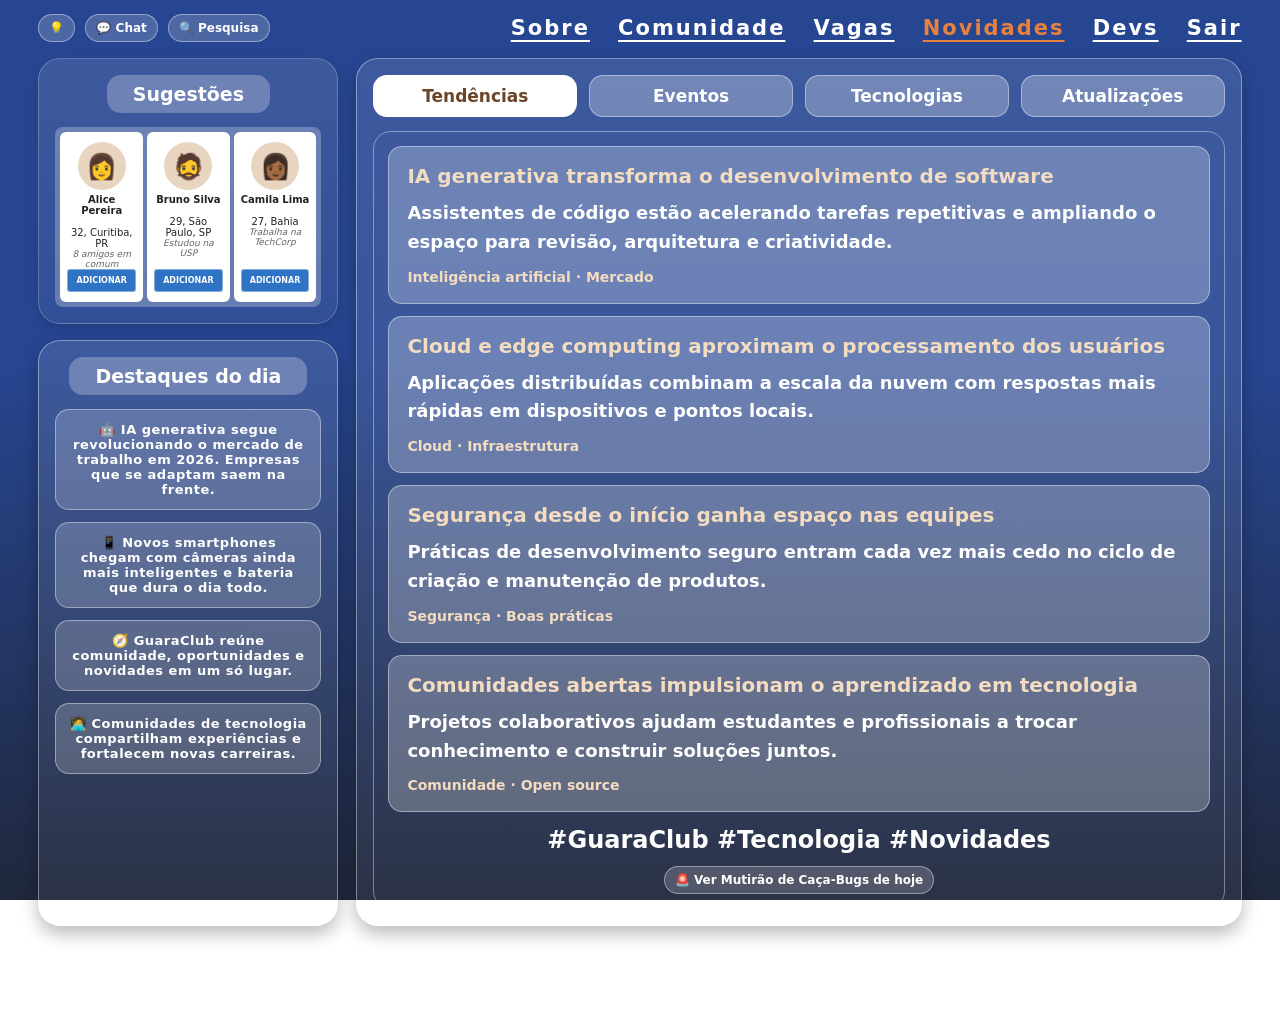
<file: pages/novidades.html>
<!DOCTYPE html>
<html lang="pt-BR">
<head>
  <meta charset="utf-8">
  <meta name="viewport" content="width=device-width, initial-scale=1, viewport-fit=cover">
  <title>GuaraClub – Novidades</title>
  <link rel="icon" type="image/png" href="../images/logo_guararedondo-circular.png">
  <link rel="stylesheet" href="../styles/style.css">
</head>
<body class="news-page">
  <div class="app">
    <div class="top">
      <button class="pill" id="themeBtn">💡</button>
      <a class="pill" href="chat.html">💬 Chat</a>
      <button class="pill" type="button" data-search-open>🔍 Pesquisa</button>
      <button class="pill menu-toggle" type="button" aria-expanded="false" aria-controls="main-nav" aria-label="Abrir menu">
        <span></span><span></span><span></span>
      </button>
      <nav class="nav" id="main-nav">
        <a href="sobre.html">Sobre</a>
        <a href="comunidade.html">Comunidade</a>
        <a href="vagas.html">Vagas</a>
        <a href="novidades.html" class="on">Novidades</a>
        <a href="devs.html">Devs</a>
        <a href="../index.html">Sair</a>
      </nav>
    </div>

    <div class="cols">
      <div>
        <div class="box">
          <span class="ttl">Sugestões</span>
          <div class="sug">
            <div class="pc"><div class="av">👩</div><b>Alice Pereira</b><br>32, Curitiba, PR<em>8 amigos em comum</em><button onclick="this.textContent='ENVIADO ✓';this.className='ok'">ADICIONAR</button></div>
            <div class="pc"><div class="av">🧔</div><b>Bruno Silva</b><br>29, São Paulo, SP<em>Estudou na USP</em><button onclick="this.textContent='ENVIADO ✓';this.className='ok'">ADICIONAR</button></div>
            <div class="pc"><div class="av">👩🏾</div><b>Camila Lima</b><br>27, Bahia<em>Trabalha na TechCorp</em><button onclick="this.textContent='ENVIADO ✓';this.className='ok'">ADICIONAR</button></div>
          </div>
        </div>
        <div class="box side">
          <span class="ttl">Destaques do dia</span>
          <div class="hl">🤖 IA generativa segue revolucionando o mercado de trabalho em 2026. Empresas que se adaptam saem na frente.</div>
          <div class="hl">📱 Novos smartphones chegam com câmeras ainda mais inteligentes e bateria que dura o dia todo.</div>
          <div class="hl">🧭 GuaraClub reúne comunidade, oportunidades e novidades em um só lugar.</div>
          <div class="hl">🧑‍💻 Comunidades de tecnologia compartilham experiências e fortalecem novas carreiras.</div>
        </div>
      </div>

      <div>
        <div class="box">
          <div class="tabs">
            <button type="button" class="on" data-news-tab="trends" aria-selected="true">Tendências</button>
            <button type="button" data-news-tab="events" aria-selected="false">Eventos</button>
            <button type="button" data-news-tab="technologies" aria-selected="false">Tecnologias</button>
            <button type="button" data-news-tab="updates" aria-selected="false">Atualizações</button>
          </div>
          <div class="inner">
            <section class="news-panel" data-news-panel="trends" aria-label="Tendências">
              <article class="post w news-card">
                <h4>IA generativa transforma o desenvolvimento de software</h4>
                <p>Assistentes de código estão acelerando tarefas repetitivas e ampliando o espaço para revisão, arquitetura e criatividade.</p>
                <span class="news-meta">Inteligência artificial · Mercado</span>
              </article>
              <article class="post w news-card">
                <h4>Cloud e edge computing aproximam o processamento dos usuários</h4>
                <p>Aplicações distribuídas combinam a escala da nuvem com respostas mais rápidas em dispositivos e pontos locais.</p>
                <span class="news-meta">Cloud · Infraestrutura</span>
              </article>
              <article class="post w news-card">
                <h4>Segurança desde o início ganha espaço nas equipes</h4>
                <p>Práticas de desenvolvimento seguro entram cada vez mais cedo no ciclo de criação e manutenção de produtos.</p>
                <span class="news-meta">Segurança · Boas práticas</span>
              </article>
              <article class="post w news-card">
                <h4>Comunidades abertas impulsionam o aprendizado em tecnologia</h4>
                <p>Projetos colaborativos ajudam estudantes e profissionais a trocar conhecimento e construir soluções juntos.</p>
                <span class="news-meta">Comunidade · Open source</span>
              </article>
            </section>
            <section class="news-panel" data-news-panel="events" aria-label="Eventos" hidden>
              <article class="post w news-card">
                <h4>Encontro GuaraClub: caminhos para a primeira vaga em tecnologia</h4>
                <p>Conversa aberta sobre portfólio, entrevistas e como se preparar para oportunidades de entrada.</p>
                <span class="news-meta">12 nov 2026 · Online</span>
              </article>
              <article class="post w news-card">
                <h4>Hackathon de soluções para a comunidade</h4>
                <p>Forme uma equipe, escolha um desafio local e desenvolva um protótipo durante o fim de semana.</p>
                <span class="news-meta">21–22 nov 2026 · Curitiba, PR</span>
              </article>
              <article class="post w news-card">
                <h4>Workshop prático de APIs com JavaScript</h4>
                <p>Uma sessão guiada para criar endpoints, validar dados e conectar uma aplicação a uma API.</p>
                <span class="news-meta">28 nov 2026 · Online</span>
              </article>
              <article class="post w news-card">
                <h4>Roda de conversa sobre carreira em dados</h4>
                <p>Profissionais convidados compartilham experiências com análise de dados, ferramentas e primeiros passos.</p>
                <span class="news-meta">5 dez 2026 · Online</span>
              </article>
            </section>
            <section class="news-panel" data-news-panel="technologies" aria-label="Tecnologias" hidden>
              <article class="post w news-card">
                <h4>TypeScript fortalece a manutenção de aplicações web</h4>
                <p>Tipos explícitos ajudam equipes a identificar problemas mais cedo e a evoluir bases de código compartilhadas.</p>
                <span class="news-meta">Linguagens · Front-end</span>
              </article>
              <article class="post w news-card">
                <h4>WebAssembly expande opções para aplicações no navegador</h4>
                <p>O formato permite levar mais linguagens e cargas de trabalho para experiências web com bom desempenho.</p>
                <span class="news-meta">Web · Desempenho</span>
              </article>
              <article class="post w news-card">
                <h4>Contêineres simplificam ambientes de desenvolvimento</h4>
                <p>Ambientes reproduzíveis ajudam a reduzir diferenças entre máquinas locais, integração e produção.</p>
                <span class="news-meta">DevOps · Cloud</span>
              </article>
              <article class="post w news-card">
                <h4>Bancos de dados vetoriais apoiam buscas semânticas</h4>
                <p>Representações vetoriais permitem explorar novas formas de encontrar conteúdos por significado e contexto.</p>
                <span class="news-meta">Dados · Inteligência artificial</span>
              </article>
            </section>
            <section class="news-panel" data-news-panel="updates" aria-label="Atualizações do GuaraClub" hidden>
              <article class="post w news-card">
                <h4>Novas áreas de Projetos, Q&amp;A e Parceiros</h4>
                <p>A comunidade agora tem espaços dedicados para compartilhar projetos, tirar dúvidas e encontrar colaboradores.</p>
                <span class="news-meta">GuaraClub · Comunidade</span>
              </article>
              <article class="post w news-card">
                <h4>Chat com conversas e solicitações</h4>
                <p>A página de chat reúne conversas, grupos e solicitações em abas para facilitar o contato entre membros.</p>
                <span class="news-meta">GuaraClub · Comunicação</span>
              </article>
              <article class="post w news-card">
                <h4>Conheça quem constrói a comunidade</h4>
                <p>A página de desenvolvedores apresenta os membros do time e seus perfis profissionais.</p>
                <span class="news-meta">GuaraClub · Equipe</span>
              </article>
              <article class="post w news-card">
                <h4>Experiência adaptada para celular</h4>
                <p>A navegação responsiva e o menu compacto ajudam a acessar as páginas do GuaraClub em telas menores.</p>
                <span class="news-meta">GuaraClub · Melhorias</span>
              </article>
            </section>
            <div class="news-footer">#GuaraClub #Tecnologia #Novidades</div>
            <div style="text-align:center;margin-top:12px">
              <a class="pill" href="mutirao.html" style="display:inline-block">🚨 Ver Mutirão de Caça-Bugs de hoje</a>
            </div>
          </div>
        </div>
      </div>
    </div>

    <footer class="foot">
      <span>Sobre • Comunidade • Vagas • Novidades • Devs • Sair</span>
      <span>© 2026 Devan. Todos os direitos reservados.<br>Developed by Devan</span>
      <span>"Sob o mesmo céu, sonhamos alto"</span>
    </footer>
  </div>

  <script src="../js/script.js"></script>
</body>
</html>
</file>
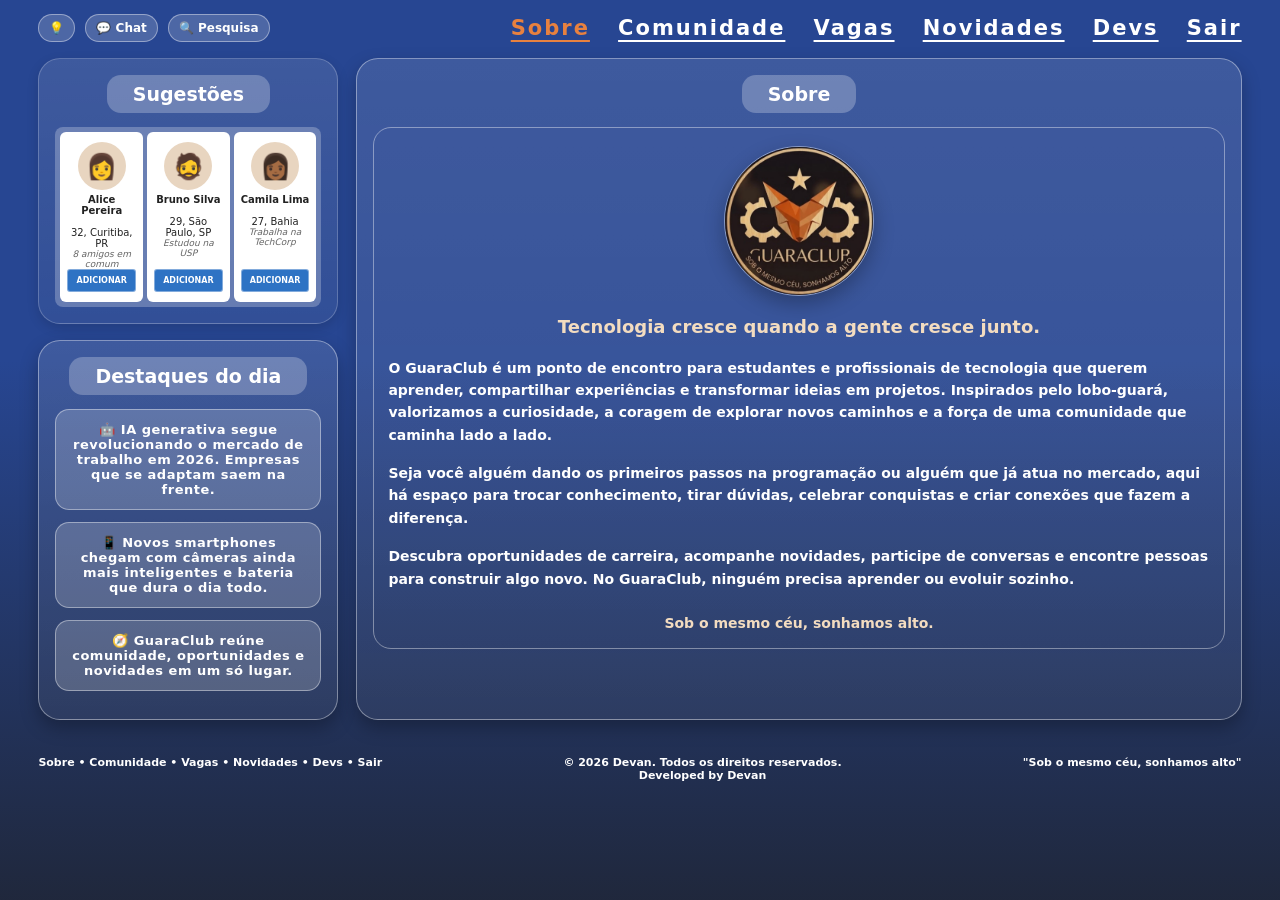
<file: pages/sobre.html>
<!DOCTYPE html>
<html lang="pt-BR">
<head>
  <meta charset="utf-8">
  <meta name="viewport" content="width=device-width, initial-scale=1, viewport-fit=cover">
  <title>GuaraClub – Sobre</title>
  <link rel="icon" type="image/png" href="../images/logo_guararedondo-circular.png">
  <link rel="stylesheet" href="../styles/style.css">
</head>
<body>
  <div class="app">
    <div class="top">
      <button class="pill" id="themeBtn">💡</button>
      <a class="pill" href="chat.html">💬 Chat</a>
      <button class="pill" type="button" data-search-open>🔍 Pesquisa</button>
      <button class="pill menu-toggle" type="button" aria-expanded="false" aria-controls="main-nav" aria-label="Abrir menu">
        <span></span><span></span><span></span>
      </button>
      <nav class="nav" id="main-nav">
        <a href="sobre.html" class="on">Sobre</a>
        <a href="comunidade.html">Comunidade</a>
        <a href="vagas.html">Vagas</a>
        <a href="novidades.html">Novidades</a>
        <a href="devs.html">Devs</a>
        <a href="../index.html">Sair</a>
      </nav>
    </div>

    <div class="cols">
      <div>
        <div class="box">
          <span class="ttl">Sugestões</span>
          <div class="sug">
            <div class="pc"><div class="av">👩</div><b>Alice Pereira</b><br>32, Curitiba, PR<em>8 amigos em comum</em><button onclick="this.textContent='ENVIADO ✓';this.className='ok'">ADICIONAR</button></div>
            <div class="pc"><div class="av">🧔</div><b>Bruno Silva</b><br>29, São Paulo, SP<em>Estudou na USP</em><button onclick="this.textContent='ENVIADO ✓';this.className='ok'">ADICIONAR</button></div>
            <div class="pc"><div class="av">👩🏾</div><b>Camila Lima</b><br>27, Bahia<em>Trabalha na TechCorp</em><button onclick="this.textContent='ENVIADO ✓';this.className='ok'">ADICIONAR</button></div>
          </div>
        </div>
        <div class="box side">
          <span class="ttl">Destaques do dia</span>
          <div class="hl">🤖 IA generativa segue revolucionando o mercado de trabalho em 2026. Empresas que se adaptam saem na frente.</div>
          <div class="hl">📱 Novos smartphones chegam com câmeras ainda mais inteligentes e bateria que dura o dia todo.</div>
          <div class="hl">🧭 GuaraClub reúne comunidade, oportunidades e novidades em um só lugar.</div>
        </div>
      </div>

      <div>
        <div class="box">
          <span class="ttl">Sobre</span>
          <div class="inner about">
            <img class="about-logo" src="../images/logo_guararedondo.jpeg" alt="Logo do GuaraClub">
            <p class="about-lead">Tecnologia cresce quando a gente cresce junto.</p>
            <p>O GuaraClub é um ponto de encontro para estudantes e profissionais de tecnologia que querem aprender, compartilhar experiências e transformar ideias em projetos. Inspirados pelo lobo-guará, valorizamos a curiosidade, a coragem de explorar novos caminhos e a força de uma comunidade que caminha lado a lado.</p>
            <p>Seja você alguém dando os primeiros passos na programação ou alguém que já atua no mercado, aqui há espaço para trocar conhecimento, tirar dúvidas, celebrar conquistas e criar conexões que fazem a diferença.</p>
            <p>Descubra oportunidades de carreira, acompanhe novidades, participe de conversas e encontre pessoas para construir algo novo. No GuaraClub, ninguém precisa aprender ou evoluir sozinho.</p>
            <p class="about-signoff">Sob o mesmo céu, sonhamos alto.</p>
          </div>
        </div>
      </div>
    </div>

    <footer class="foot">
      <span>Sobre • Comunidade • Vagas • Novidades • Devs • Sair</span>
      <span>© 2026 Devan. Todos os direitos reservados.<br>Developed by Devan</span>
      <span>"Sob o mesmo céu, sonhamos alto"</span>
    </footer>
  </div>

  <script src="../js/script.js"></script>
</body>
</html>
</file>
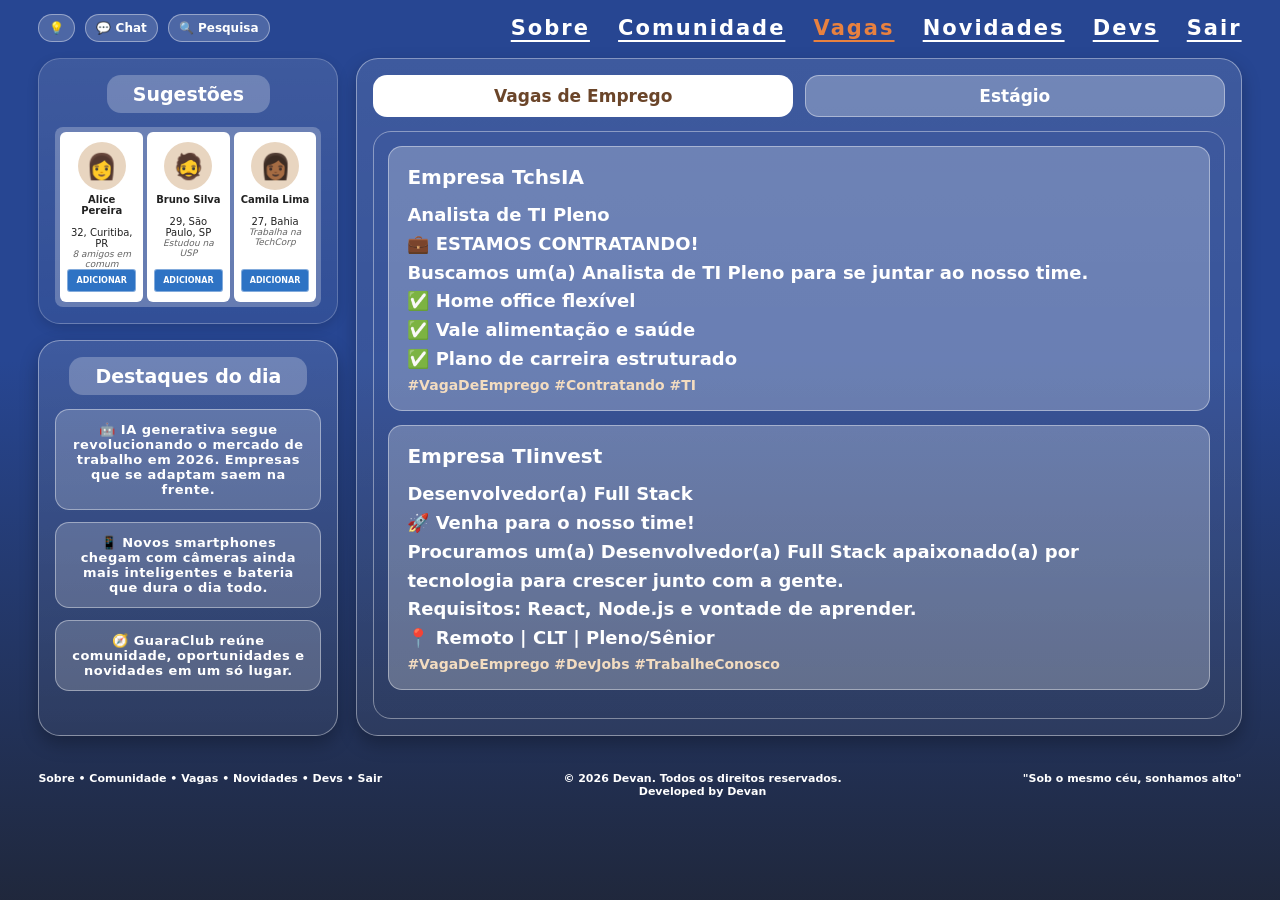
<file: pages/vagas.html>
<!DOCTYPE html>
<html lang="pt-BR">
<head>
  <meta charset="utf-8">
  <meta name="viewport" content="width=device-width, initial-scale=1, viewport-fit=cover">
  <title>GuaraClub – Vagas</title>
  <link rel="icon" type="image/png" href="../images/logo_guararedondo-circular.png">
  <link rel="stylesheet" href="../styles/style.css">
</head>
<body class="jobs-page">
  <div class="app">
    <div class="top">
      <button class="pill" id="themeBtn">💡</button>
      <a class="pill" href="chat.html">💬 Chat</a>
      <button class="pill" type="button" data-search-open>🔍 Pesquisa</button>
      <button class="pill menu-toggle" type="button" aria-expanded="false" aria-controls="main-nav" aria-label="Abrir menu">
        <span></span><span></span><span></span>
      </button>
      <nav class="nav" id="main-nav">
        <a href="sobre.html">Sobre</a>
        <a href="comunidade.html">Comunidade</a>
        <a href="vagas.html" class="on">Vagas</a>
        <a href="novidades.html">Novidades</a>
        <a href="devs.html">Devs</a>
        <a href="../index.html">Sair</a>
      </nav>
    </div>

    <div class="cols">
      <div>
        <div class="box">
          <span class="ttl">Sugestões</span>
          <div class="sug">
            <div class="pc"><div class="av">👩</div><b>Alice Pereira</b><br>32, Curitiba, PR<em>8 amigos em comum</em><button onclick="this.textContent='ENVIADO ✓';this.className='ok'">ADICIONAR</button></div>
            <div class="pc"><div class="av">🧔</div><b>Bruno Silva</b><br>29, São Paulo, SP<em>Estudou na USP</em><button onclick="this.textContent='ENVIADO ✓';this.className='ok'">ADICIONAR</button></div>
            <div class="pc"><div class="av">👩🏾</div><b>Camila Lima</b><br>27, Bahia<em>Trabalha na TechCorp</em><button onclick="this.textContent='ENVIADO ✓';this.className='ok'">ADICIONAR</button></div>
          </div>
        </div>
        <div class="box side">
          <span class="ttl">Destaques do dia</span>
          <div class="hl">🤖 IA generativa segue revolucionando o mercado de trabalho em 2026. Empresas que se adaptam saem na frente.</div>
          <div class="hl">📱 Novos smartphones chegam com câmeras ainda mais inteligentes e bateria que dura o dia todo.</div>
          <div class="hl">🧭 GuaraClub reúne comunidade, oportunidades e novidades em um só lugar.</div>
        </div>
      </div>

      <div>
        <div class="box">
          <div class="tabs job-tabs">
            <button type="button" class="on" data-job-tab="employment" aria-selected="true">Vagas de Emprego</button>
            <button type="button" data-job-tab="internships" aria-selected="false">Estágio</button>
          </div>
          <div class="inner">
            <section class="job-panel" data-job-panel="employment" aria-label="Vagas de emprego">
              <article class="post">
                <h4>Empresa TchsIA</h4>
                <b>Analista de TI Pleno</b><br>
                💼 ESTAMOS CONTRATANDO!<br>
                Buscamos um(a) Analista de TI Pleno para se juntar ao nosso time.<br>
                ✅ Home office flexível<br>
                ✅ Vale alimentação e saúde<br>
                ✅ Plano de carreira estruturado
                <div class="t">#VagaDeEmprego #Contratando #TI</div>
              </article>
              <article class="post">
                <h4>Empresa TIinvest</h4>
                <b>Desenvolvedor(a) Full Stack</b><br>
                🚀 Venha para o nosso time!<br>
                Procuramos um(a) Desenvolvedor(a) Full Stack apaixonado(a) por tecnologia para crescer junto com a gente.<br>
                Requisitos: React, Node.js e vontade de aprender.<br>
                📍 Remoto | CLT | Pleno/Sênior
                <div class="t">#VagaDeEmprego #DevJobs #TrabalheConosco</div>
              </article>
            </section>
            <section class="job-panel" data-job-panel="internships" aria-label="Vagas de estágio" hidden>
              <article class="post">
                <h4>Empresa TchsIA</h4>
                <b>Estagiário(a) de Desenvolvimento Web</b><br>
                🌱 Venha aprender e crescer com nosso time!<br>
                Apoie o desenvolvimento de interfaces web e participe de revisões de código com a equipe.<br>
                ✅ Conhecimentos básicos de HTML, CSS e JavaScript<br>
                ✅ Bolsa-auxílio e vale-transporte<br>
                📍 Híbrido | 30 horas semanais
                <div class="t">#Estágio #DesenvolvimentoWeb #Oportunidade</div>
              </article>
              <article class="post">
                <h4>Empresa TIinvest</h4>
                <b>Estagiário(a) de Suporte e Infraestrutura</b><br>
                💻 Faça parte da equipe de tecnologia!<br>
                Auxilie no atendimento interno, preparação de equipamentos e acompanhamento da infraestrutura.<br>
                ✅ Estar cursando Tecnologia da Informação ou área relacionada<br>
                ✅ Bolsa-auxílio, mentoria e horário flexível<br>
                📍 Presencial | manhã ou tarde
                <div class="t">#Estágio #SuporteTI #Carreira</div>
              </article>
            </section>
          </div>
        </div>
      </div>
    </div>

    <footer class="foot">
      <span>Sobre • Comunidade • Vagas • Novidades • Devs • Sair</span>
      <span>© 2026 Devan. Todos os direitos reservados.<br>Developed by Devan</span>
      <span>"Sob o mesmo céu, sonhamos alto"</span>
    </footer>
  </div>

  <script src="../js/script.js"></script>
</body>
</html>
</file>
<file: styles/style.css>
:root {
  --bg: #274692;
  --bg2: #040d24e3;
  --card: rgba(255, 255, 255, .18);
  --line: #fff;
  --txt: #fff;
  --accent: #e8813f;
  --brown: #6b4529;
  --btn: #c0652c;
  box-sizing: border-box;
  padding-top: env(safe-area-inset-top, 0px);
  padding-bottom: env(safe-area-inset-bottom, 0px);
}

@media (prefers-color-scheme: dark) {
  :root:not([data-theme="light"]) {
    --bg: #040d24;
    --bg2: #040d24e3;
  }
}

:root[data-theme="dark"] {
  --bg: #040d24;
  --bg2: #040d24e3;
}

html {
  scroll-padding-top: env(safe-area-inset-top, 0px);
  scroll-behavior: smooth;
}

@media (prefers-reduced-motion: reduce) {
  html {
    scroll-behavior: auto;
  }
}

* {
  box-sizing: border-box;
}

body {
  margin: 0;
  font-family: Inter, system-ui, -apple-system, "Segoe UI", sans-serif;
  color: var(--txt);
  background: linear-gradient(var(--bg) 40%, var(--bg2));
  min-height: 100vh;
  background-attachment: fixed;
  font-size: 1rem;
}

a {
  color: inherit;
  text-decoration: none;
  cursor: pointer;
}

button {
  font: inherit;
  cursor: pointer;
  border: 1px solid #fff6;
}

.login {
  display: grid;
  grid-template-columns: 1.1fr 1fr;
  min-height: 100vh;
}

.hero {
  background: linear-gradient(160deg, #1b1745, #3b2a7a 45%, #0f7c7c);
  display: flex;
  align-items: center;
  justify-content: center;
  padding: 24px;
}

.sign {
  box-sizing: border-box;
  width: min(100%, 600px);
  border: 1px solid #fff6;
  border-radius: 14px;
  padding: 12px;
  background: #1a1512;
}

.sign img {
  display: block;
  width: 100%;
  height: auto;
  border-radius: 6px;
}

.panel {
  background: #3f2e22;
  display: flex;
  flex-direction: column;
  align-items: center;
  justify-content: center;
  padding: 28px;
  text-align: center;
}

.logo {
  width: 120px;
  height: 120px;
  border-radius: 50%;
  border: 1px solid #fff6;
  background: #1a1512;
  overflow: hidden;
  margin-bottom: 6px;
}

.logo img {
  display: block;
  width: 100%;
  height: 100%;
  object-fit: cover;
}

.panel h2 {
  color: #f3dcc0;
  margin: 10px 0 18px;
}

.panel form {
  width: min(460px, 100%);
  text-align: left;
}

label {
  display: block;
  font-weight: 700;
  color: #f3dcc0;
  margin: 10px 4px 4px;
}

input.f {
  width: 100%;
  padding: 15px 18px;
  border-radius: 14px;
  border: 1px solid #fff6;
  background: #ffffff55;
  color: #fff;
  font-weight: 600;
  font-size: 16px;
  outline: none;
}

input.f::placeholder {
  color: #e9d9c6;
}

.go {
  width: 100%;
  margin-top: 22px;
  padding: 14px;
  border-radius: 12px;
  background: var(--btn);
  color: #fff;
  font-weight: 800;
  letter-spacing: .5px;
  display: block;
  text-align: center;
}

.go:hover {
  filter: brightness(1.1);
}

.alt {
  margin-top: 12px;
  color: #f3dcc0;
  font-weight: 700;
  display: block;
}

.cp {
  font-size: 11px;
  margin-top: 26px;
  color: #f3dcc0;
  font-weight: 600;
}

.app {
  width: 100%;
  max-width: none;
  margin: 0 auto;
  padding: 14px clamp(18px, 3vw, 48px) 24px;
}

.top {
  display: flex;
  align-items: center;
  gap: 10px;
  flex-wrap: wrap;
  margin-bottom: 16px;
}

.pill {
  background: var(--card);
  border: 1px solid #fff6;
  color: #fff;
  border-radius: 999px;
  padding: 6px 10px;
  font-weight: 700;
  font-size: 12px;
}

.top #themeBtn {
  font-size: 12px;
}

.pill:hover, .pill.on {
  background: #ffffff44;
}

.search-dialog {
  width: min(420px, calc(100% - 32px));
  padding: 22px;
  border: 1px solid #fff6;
  border-radius: 20px;
  color: var(--txt);
  background: linear-gradient(145deg, var(--bg), var(--bg2));
  box-shadow: 0 18px 50px #0007;
}

.search-dialog::backdrop {
  background: #160d08a8;
  backdrop-filter: blur(3px);
}

.search-dialog h2 {
  margin: 0 0 16px;
  color: #f3dcc0;
  font-size: 20px;
}

.search-dialog form {
  display: grid;
  gap: 12px;
}

.search-dialog input {
  width: 100%;
  min-width: 0;
  padding: 12px 14px;
  border: 1px solid #fff6;
  border-radius: 12px;
  outline-color: #f3dcc0;
  color: #fff;
  background: #ffffff24;
  font: inherit;
}

.search-dialog input::placeholder {
  color: #ffffffb3;
}

.search-dialog-actions {
  display: flex;
  justify-content: flex-end;
  gap: 10px;
}

.search-dialog-actions button {
  padding: 9px 16px;
  border: 1px solid #fff6;
  border-radius: 999px;
  color: #fff;
  background: #ffffff24;
  font-weight: 700;
}

.search-dialog-actions button[type="submit"] {
  color: var(--brown);
  background: #f3dcc0;
}

.nav {
  margin-left: auto;
  display: flex;
  gap: clamp(10px, 2.2vw, 30px);
  flex-wrap: wrap;
  font-weight: 700;
  letter-spacing: 2px;
  font-size: clamp(14px, 1.8vw, 21px);
}

.nav a {
  text-decoration: underline;
  text-underline-offset: 5px;
  letter-spacing: 2px;
}

.nav a:hover, .nav a.on {
  color: var(--accent);
}

.menu-toggle {
  display: none;
  align-items: center;
  justify-content: center;
  gap: 4px;
  width: 44px;
  height: 44px;
  padding: 10px;
}

.menu-toggle span {
  display: block;
  width: 18px;
  height: 2px;
  background: currentColor;
  border-radius: 2px;
}

.cols {
  display: grid;
  grid-template-columns: 300px 1fr;
  gap: 18px;
  align-items: start;
}

.chat-page .cols {
  grid-template-columns: minmax(0, 300px) minmax(0, 1fr);
}

.chat-page .cols > div {
  min-width: 0;
}

@media(min-width: 861px) {
  .cols:has(> div > .side) {
    align-items: stretch;
  }

  .cols:has(> div > .side) > div:first-child {
    display: flex;
    flex-direction: column;
  }

  .cols:has(> div > .side) > div:first-child > .side {
    flex: 1;
  }

  .cols:has(> div > .side) > div:nth-child(2) {
    display: flex;
    flex-direction: column;
  }

  .cols:has(> div > .side) > div:nth-child(2) > .box {
    flex: 1;
  }
}

.box {
  border: 1px solid #fff6;
  border-radius: 22px;
  background: linear-gradient(#ffffff1c, #ffffff0d);
  padding: 16px;
  box-shadow: 0 8px 18px #0004;
}

.box:has(> .sug) {
  border-color: #ffffff38;
  box-shadow: 0 4px 12px #0002;
}

.box+.box {
  margin-top: 16px;
}

.ttl {
  display: block;
  margin: 0 auto 14px;
  width: max-content;
  max-width: 100%;
  background: #ffffff40;
  border-radius: 14px;
  padding: 8px 26px;
  font-weight: 700;
  font-size: 19px;
}

.sug {
  display: grid;
  grid-template-columns: repeat(3, minmax(0, 1fr));
  gap: 4px;
  background: #ffffff40;
  padding: 5px;
  border-radius: 8px;
}

.pc {
  display: flex;
  flex-direction: column;
  align-items: stretch;
  background: #fff;
  color: #222;
  border-radius: 6px;
  padding: 10px 7px;
  text-align: center;
  font-size: 10px;
  min-width: 0;
  height: 100%;
  overflow-wrap: anywhere;
}

.av {
  width: 48px;
  height: 48px;
  border-radius: 50%;
  margin: 0 auto 4px;
  display: grid;
  place-items: center;
  font-size: 25px;
  background: #e8d5c0;
}

.pc em {
  display: block;
  color: #666;
  font-size: 9px;
}

.pc button {
  margin-top: auto;
  padding-top: 8px;
  width: 100%;
  background: #2e73c4;
  color: #fff;
  font-size: 8px;
  font-weight: 700;
  padding: 6px 4px;
  border-radius: 3px;
}

.pc button.ok {
  background: #3a9d5d;
}

.hl {
  background: #ffffff30;
  border: 1px solid #fff6;
  border-radius: 14px;
  padding: 12px;
  font-weight: 700;
  font-size: 14px;
  letter-spacing: .5px;
  text-align: center;
  margin-bottom: 12px;
}

.tabs {
  display: flex;
  gap: 12px;
  flex-wrap: wrap;
  margin-bottom: 14px;
}

.tabs button {
  flex: 1;
  min-width: 110px;
  background: #ffffff45;
  color: #fff;
  border-radius: 14px;
  padding: 10px;
  font-weight: 700;
  font-size: 17px;
}

.tabs button.on {
  background: #fff;
  color: var(--brown);
}

.conversation-list {
  display: flex;
  flex-direction: column;
  flex: 1;
  min-height: 0;
  overflow-y: auto;
  overscroll-behavior: contain;
  scrollbar-color: #ffffff40 transparent;
  scrollbar-width: thin;
}

.conversation-list::-webkit-scrollbar {
  width: 5px;
}

.conversation-list::-webkit-scrollbar-track {
  background: transparent;
}

.conversation-list::-webkit-scrollbar-thumb {
  background: #ffffff40;
  border-radius: 999px;
}

.request-panel {
  display: flex;
  flex: 1;
  flex-direction: column;
  min-height: 0;
  gap: 16px;
  overflow-y: auto;
  overscroll-behavior: contain;
  scroll-behavior: smooth;
  scrollbar-color: #ffffff40 transparent;
  scrollbar-width: thin;
}

.request-section {
  flex: 0 0 auto;
}

.request-panel::-webkit-scrollbar {
  width: 5px;
}

.request-panel::-webkit-scrollbar-track {
  background: transparent;
}

.request-panel::-webkit-scrollbar-thumb {
  background: #ffffff40;
  border-radius: 999px;
}

.conversation-list[hidden],
.request-panel[hidden],
.thread-header[hidden],
#messageThread[hidden] {
  display: none;
}

.request-section h3 {
  display: flex;
  align-items: center;
  gap: 8px;
  margin: 8px 8px 12px;
  font-size: 17px;
}

.request-section h3 span {
  display: inline-grid;
  min-width: 22px;
  height: 22px;
  padding: 0 5px;
  place-items: center;
  border-radius: 999px;
  background: #e8813f;
  font-size: 12px;
}

.request-item {
  display: flex;
  align-items: center;
  gap: 12px;
  padding: 14px 10px;
  border: 1px solid #fff6;
}

.request-item:last-child {
  border: 1px solid #fff6;
}

.request-item .conversation-avatar {
  flex-basis: 48px;
  width: 48px;
  height: 48px;
  font-size: 24px;
}

.request-item .conversation-preview {
  white-space: normal;
  line-height: 1.4;
}

.conversation-item {
  display: flex;
  align-items: center;
  gap: 12px;
  width: 100%;
  padding: 12px 8px;
  color: #fff;
  background: transparent;
  text-align: left;
  border: 1px solid #fff6;
}

.conversation-item:last-child {
  border: 1px solid #fff6;
}

.conversation-item:hover,
.conversation-item:focus-visible {
  background: #ffffff20;
}

.conversation-avatar {
  display: grid;
  flex: 0 0 46px;
  width: 46px;
  height: 46px;
  place-items: center;
  border-radius: 50%;
  background: #ffffff40;
  font-size: 24px;
}

.conversation-details {
  flex: 1;
  min-width: 0;
}

.conversation-name,
.conversation-preview {
  display: block;
  overflow: hidden;
  text-overflow: ellipsis;
  white-space: nowrap;
}

.conversation-name {
  margin-bottom: 4px;
}

.conversation-preview {
  font-size: 13px;
  opacity: .85;
}

.unread-count {
  display: grid;
  flex: 0 0 24px;
  width: 24px;
  height: 24px;
  place-items: center;
  border-radius: 50%;
  background: #e8813f;
  color: #fff;
  font-size: 12px;
  font-weight: 800;
}

.thread-header {
  display: flex;
  align-items: center;
  gap: 10px;
  margin-bottom: 12px;
}

.thread-back {
  display: grid;
  place-items: center;
  width: 38px;
  height: 38px;
  padding: 0;
  border-radius: 50%;
  background: #ffffff35;
  color: #fff;
  line-height: 1;
}

.back-icon {
  display: block;
  width: 20px;
  height: 20px;
  fill: none;
  stroke: currentColor;
  stroke-width: 2;
  stroke-linecap: round;
  stroke-linejoin: round;
}

.inner {
  border: 1px solid #fff6;
  border-radius: 18px;
  padding: 14px;
}

.chat-panel {
  display: flex;
  flex-direction: column;
  height: min(70vh, 560px);
  min-height: 280px;
}

#messageThread {
  display: flex;
  flex: 1;
  flex-direction: column;
  min-height: 0;
}

.chat-panel .thread-header {
  flex: 0 0 auto;
}

.post {
  background: #ffffff40;
  border: 1px solid #fff6;
  border-radius: 14px;
  padding: 14px 18px;
  margin-bottom: 14px;
  line-height: 1.5;
  font-weight: 600;
}

.post.w {
  border: 1px solid #fff6;
}

.post h4 {
  margin: 0 0 8px;
}

.post .t {
  color: #f3dcc0;
}

.community-panel {
  display: grid;
  gap: 12px;
}

.community-panel[hidden] {
  display: none;
}

.community-card {
  margin-bottom: 0;
  text-align: left;
}

.community-card b {
  display: block;
  margin-bottom: 6px;
  color: #f3dcc0;
  font-size: 20px;
}

.community-card p {
  margin: 0 0 8px;
  font-size: 18px;
  line-height: 1.6;
}

.community-tag {
  color: #f3dcc0;
  font-size: 14px;
  font-weight: 700;
}

.news-panel {
  display: grid;
  gap: 12px;
}

.news-panel[hidden] {
  display: none;
}

.news-card {
  margin-bottom: 0;
}

.news-card h4 {
  color: #f3dcc0;
  font-size: 20px;
}

.news-card p {
  margin: 0 0 8px;
  font-size: 18px;
  line-height: 1.6;
}

.news-meta {
  color: #f3dcc0;
  font-size: 14px;
  font-weight: 700;
}

.jobs-page .job-panel .post {
  font-size: 18px;
  line-height: 1.6;
}

.jobs-page .job-panel .post h4 {
  font-size: 20px;
}

.jobs-page .job-panel .post .t {
  font-size: 14px;
}

.news-footer {
  margin-top: 14px;
  text-align: center;
  font-weight: 700;
  font-size: 1.5rem;
}

.home-tabs button {
  flex: 1 1 0;
  min-width: 0;
}

.home-panel[hidden] {
  display: none;
}

.home-panel .post:last-child {
  margin-bottom: 0;
}

.home-panel .post p {
  margin: 6px 0 0;
}

.job-tabs button {
  flex: 1 1 0;
  min-width: 0;
}

.job-panel[hidden] {
  display: none;
}

.cards {
  display: grid;
  grid-template-columns: repeat(3, 1fr);
  gap: 16px;
  margin-bottom: 18px;
}

.vc {
  border-radius: 16px;
  border: 1px solid #fff6;
  padding: 16px;
  min-height: 150px;
  background: linear-gradient(135deg, #e2662c, #c5521f);
}

.vc.d {
  background: linear-gradient(135deg, #1f3a4f, #14283a);
}

.vc.wine {
  background: linear-gradient(135deg, #b85c78, #923f5d);
}

.vc b {
  display: block;
  font-size: 20px;
  margin: 10px 0 6px;
  color: #ffe7d3;
}

.vc i {
  font-size: 11px;
  background: #222c;
  padding: 3px 9px;
  border-radius: 99px;
  font-style: normal;
}

.vc p {
  font-size: 12px;
  margin: 0;
  color: #ffe7d3;
}

.chat {
  display: flex;
  flex: 1;
  flex-direction: column;
  gap: 12px;
  min-height: 0;
  overflow-y: auto;
  overscroll-behavior: contain;
  padding: 2px 6px 2px 2px;
  scroll-behavior: smooth;
  scrollbar-color: #ffffff40 transparent;
  scrollbar-width: thin;
}

.chat::-webkit-scrollbar {
  width: 5px;
}

.chat::-webkit-scrollbar-track {
  background: transparent;
}

.chat::-webkit-scrollbar-thumb {
  background: #ffffff40;
  border-radius: 999px;
}

#mine {
  display: flex;
  flex-direction: column;
  gap: 12px;
}

.m {
  display: flex;
  gap: 10px;
  align-items: flex-start;
}

.chat .av {
  flex: 0 0 42px;
  margin: 0;
}

.m.me {
  justify-content: flex-end;
}

.bub {
  background: #ffffff45;
  border-radius: 14px;
  padding: 8px 16px;
  font-weight: 600;
  max-width: 75%;
}

.bub b {
  display: block;
  margin-bottom: 4px;
}

.in {
  display: flex;
  flex: 0 0 auto;
  gap: 8px;
  margin-top: 12px;
}

.in input {
  flex: 1;
  padding: 12px 18px;
  border-radius: 999px;
  border: 1px solid #fff6;
  background: #ffffff55;
  color: #fff;
  font-size: 16px;
  outline: none;
}

.in input::placeholder {
  color: #fff;
}

.in button {
  display: grid;
  place-items: center;
  flex: 0 0 46px;
  width: 46px;
  height: 46px;
  padding: 0;
  border-radius: 50%;
  background: #ffffff55;
  color: #fff;
  font-size: 18px;
}

.in #sendBtn {
  line-height: 1;
}

.mic-icon {
  display: block;
  width: 20px;
  height: 20px;
  fill: none;
  stroke: currentColor;
  stroke-width: 1.8;
  stroke-linecap: round;
  stroke-linejoin: round;
}

.about p {
  line-height: 1.6;
  font-weight: 600;
  font-size: 14px;
  margin: 0 0 16px;
}

.about-logo {
  display: block;
  width: clamp(100px, 16vw, 150px);
  aspect-ratio: 1;
  object-fit: cover;
  border: 1px solid #fff6;
  border-radius: 50%;
  margin: 4px auto 20px;
  box-shadow: 0 8px 20px #0004;
}

.about .about-lead {
  margin-bottom: 18px;
  color: #f3dcc0;
  font-size: 18px;
  font-weight: 800;
  line-height: 1.25;
  text-align: center;
}

.about .about-signoff {
  margin: 22px 0 0;
  color: #f3dcc0;
  font-size: 14px;
  font-weight: 800;
  text-align: center;
}

.dev-profile {
  display: flex;
  align-items: center;
  gap: 16px;
  padding: 14px 4px;
  border: 1px solid #fff6;
}

.dev-profile:last-child {
  border: 1px solid #fff6;
}

.dev-photo {
  flex: 0 0 80px;
  width: 80px;
  height: 80px;
  border-radius: 50%;
  object-fit: cover;
}

.dev-info {
  flex: 1;
  min-width: 0;
}

.dev-info h3 {
  margin: 0 0 8px;
  font-size: 17px;
}

.dev-info p {
  margin: 8px 0 0;
  font-size: 13px;
  line-height: 1.5;
}

.devs-intro {
  line-height: 1.6;
  font-weight: 600;
  margin: 0 0 12px;
}

.dev-links {
  display: flex;
  align-items: center;
  gap: 8px;
  margin-top: 10px;
}

.dev-links a {
  display: inline-grid;
  place-items: center;
  width: 32px;
  height: 32px;
  border-radius: 8px;
  color: #fff;
  background: #ffffff24;
}

.dev-links a:hover {
  background: #ffffff45;
}

.dev-links svg {
  width: 18px;
  height: 18px;
  fill: currentColor;
}

.dev-links a:nth-child(2) svg {
  fill: none;
  stroke: currentColor;
  stroke-width: 2;
}

.dev-links .icon-dot {
  fill: currentColor;
  stroke: none;
}

@media(max-width: 600px) {
  .dev-profile {
    gap: 12px;
  }

  .dev-photo {
    flex-basis: 60px;
    width: 60px;
    height: 60px;
  }

  .dev-info h3 {
    font-size: 15px;
  }
}

.mut {
  display: grid;
  grid-template-columns: 1.6fr 1fr;
  gap: 14px;
}

.ev {
  background: #1e1410;
  border-radius: 14px;
  padding: 18px;
}

.ev h3 {
  font-size: 26px;
  margin: 6px 0 14px;
}

.ev .tag {
  background: #ffffff1a;
  padding: 4px 12px;
  border-radius: 99px;
  font-size: 11px;
}

.ev .alert {
  border: 1px solid #fff6;
  border-radius: 10px;
  padding: 12px;
  margin-bottom: 12px;
  font-weight: 700;
}

.g2 {
  display: grid;
  grid-template-columns: 1fr 1fr;
  gap: 10px;
}

.g2 div {
  border: 1px solid #fff6;
  border-radius: 10px;
  padding: 10px;
  font-size: 13px;
}

.g2 b {
  display: block;
  font-size: 15px;
  margin-top: 4px;
}

.ev button {
  background: var(--btn);
  color: #fff;
  font-weight: 700;
  padding: 10px 18px;
  border-radius: 8px;
  margin-top: 14px;
}

.side .hl {
  margin-bottom: 12px;
  font-size: 13px;
}

.foot {
  display: flex;
  justify-content: space-between;
  gap: 12px;
  flex-wrap: wrap;
  font-size: 11px;
  font-weight: 700;
  margin-top: 36px;
  text-align: center;
}

@media(max-width: 860px) {
  .login { grid-template-columns: 1fr; }
  .hero { min-height: 220px; }
  .cols { grid-template-columns: 1fr; }
  .cards { grid-template-columns: 1fr; }
  .mut { grid-template-columns: 1fr; }
  .top > .pill:not(.menu-toggle) { padding: 6px 10px; }
  .menu-toggle { display: inline-flex; flex-direction: column; margin-left: auto; }
  .nav { display: none; margin-left: 0; width: 100%; flex-direction: column; align-items: center; gap: 14px; padding: 12px 0; }
  .nav.is-open { display: flex; }
  .foot { flex-direction: column; align-items: center; }
  .foot span { width: 100%; }
  .chat-page .cols { grid-template-columns: minmax(0, 1fr); }
  .chat-page .tabs { display: grid; grid-template-columns: repeat(3, minmax(0, 1fr)); gap: 8px; }
  .chat-page .tabs button { min-width: 0; padding: 8px 4px; font-size: clamp(11px, 3vw, 15px); line-height: 1.2; }
  .chat-page .m .bub { min-width: 0; max-width: calc(100% - 52px); overflow-wrap: anywhere; }
  .chat-page .in input { min-width: 0; }
}

@media(min-width: 861px) {
  .signup-page .login {
    height: 100vh;
    height: 100svh;
    min-height: 0;
  }

  .signup-page .panel {
    padding: clamp(12px, 2.5vh, 28px);
  }

  .signup-page .logo {
    width: clamp(72px, 11vh, 120px);
    height: clamp(72px, 11vh, 120px);
  }

  .signup-page .panel h2 {
    margin: clamp(4px, 1vh, 10px) 0 clamp(8px, 1.8vh, 18px);
  }

  .signup-page label {
    margin-top: clamp(4px, .8vh, 10px);
  }

  .signup-page input.f {
    padding: clamp(8px, 1.2vh, 15px) 18px;
  }

  .signup-page .go {
    margin-top: clamp(10px, 1.8vh, 22px);
    padding: clamp(9px, 1.2vh, 14px);
  }

  .signup-page .alt {
    margin-top: clamp(6px, 1vh, 12px);
  }

  .signup-page .cp {
    margin-top: clamp(10px, 2.2vh, 26px);
  }
}

:focus-visible {
  outline: 3px solid #ffcf70;
  outline-offset: 3px;
}
</file>
